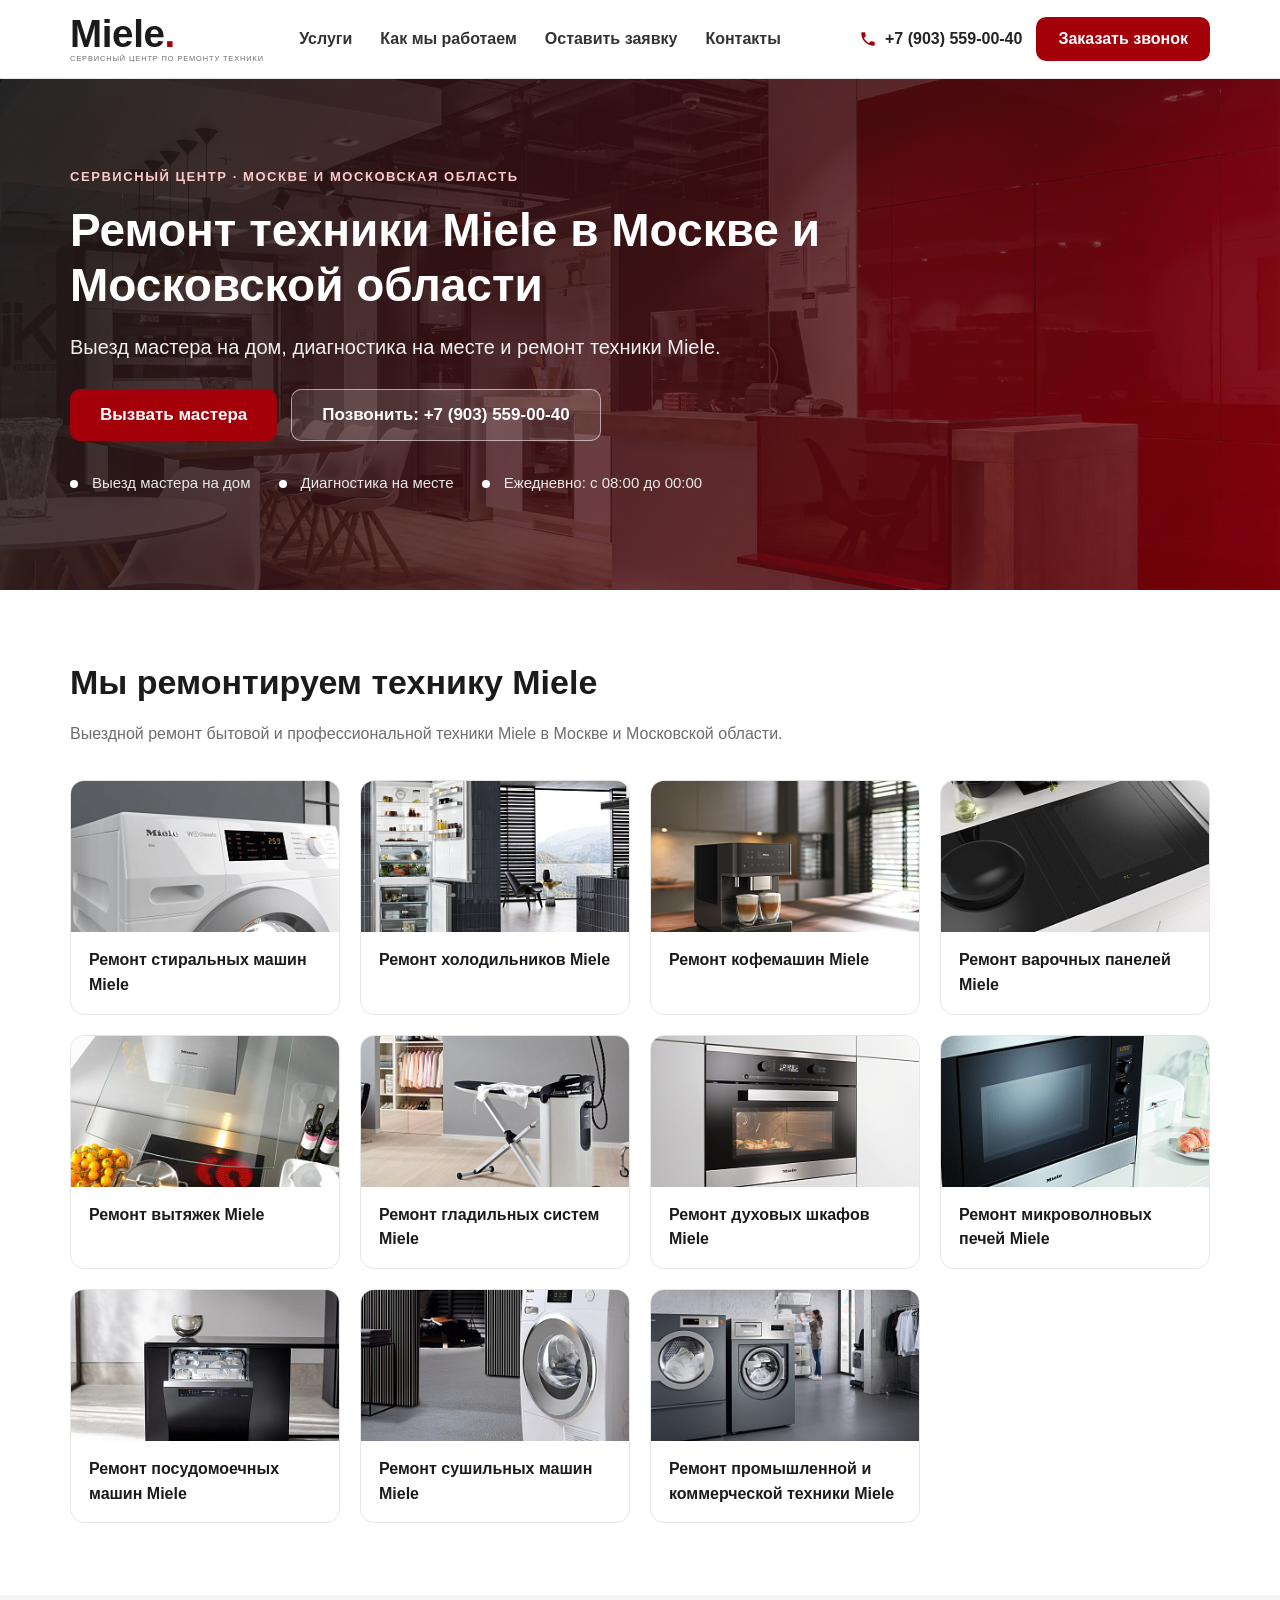
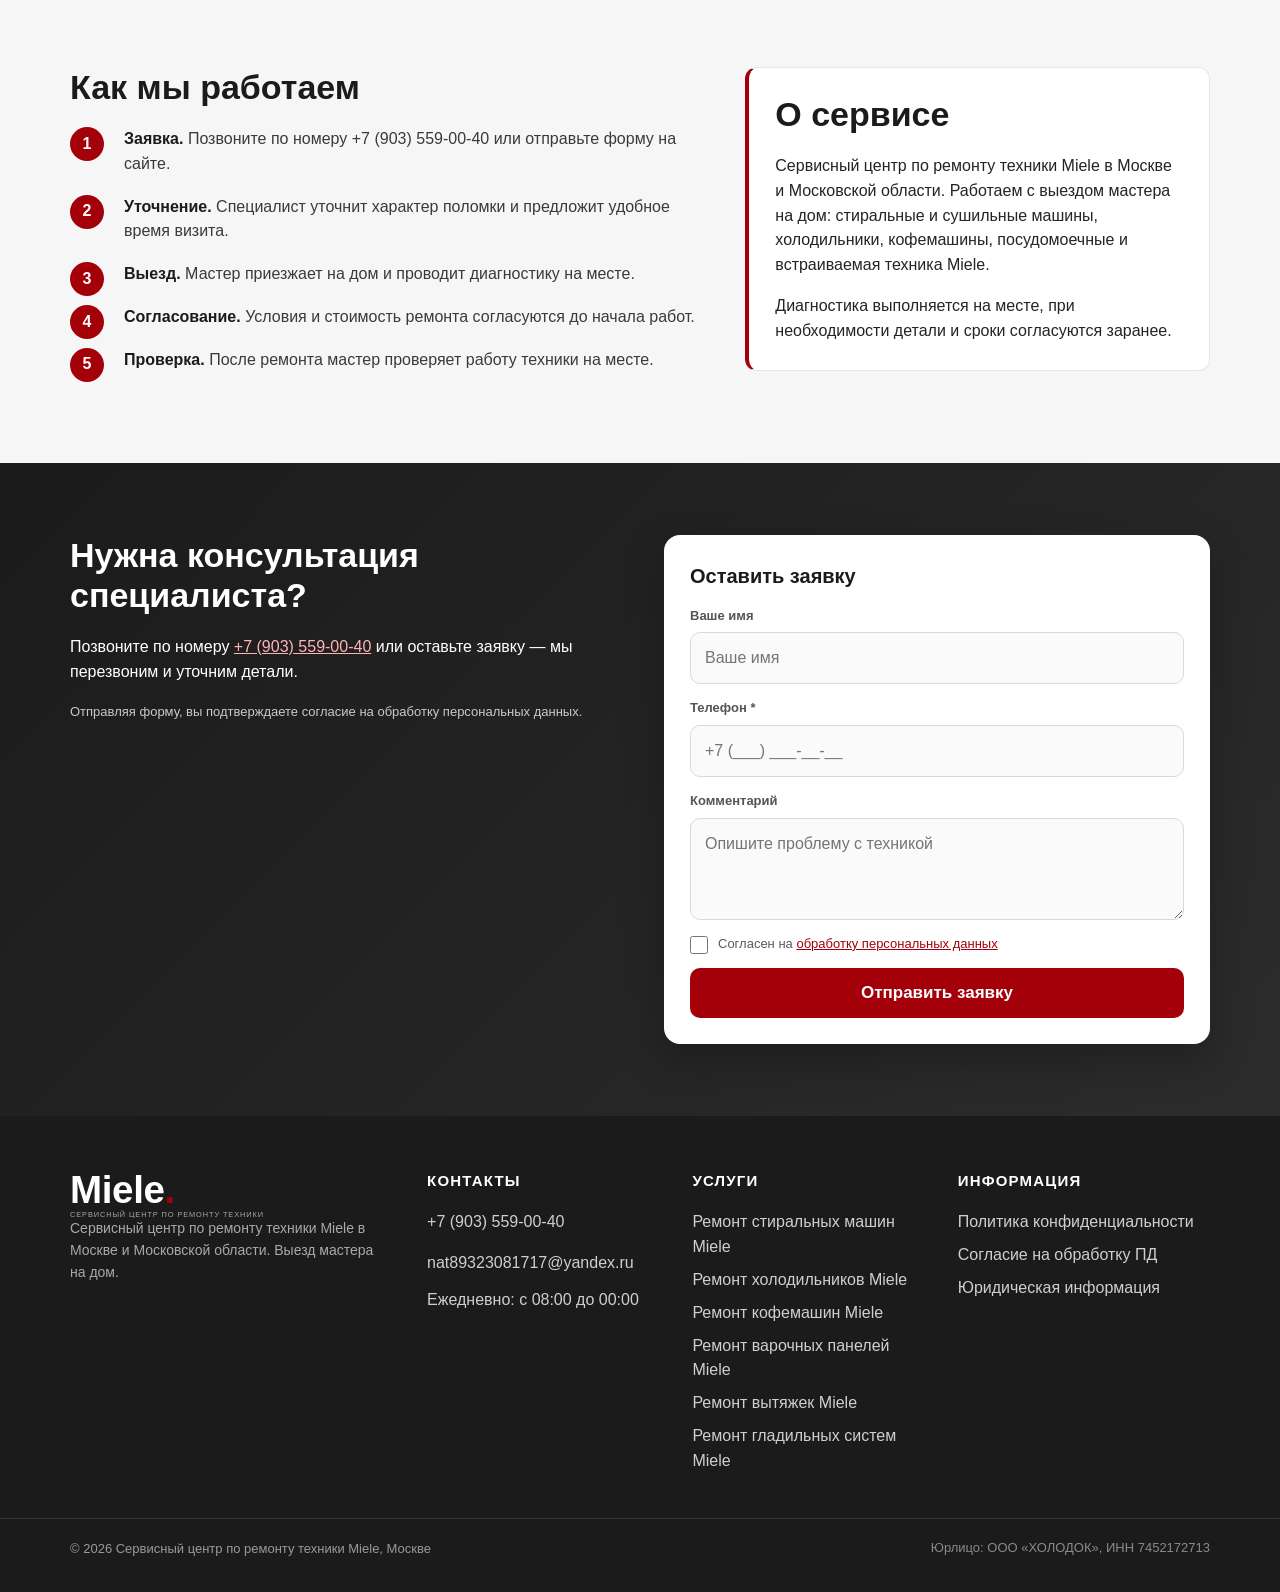
<file: docs/index.html>
<!DOCTYPE html>
<html lang="ru">
	<head>
<meta charset="utf-8">
		<meta name=viewport content="width=device-width, initial-scale=1.0">
		<meta name="format-detection" content="telephone=no">

		<title>Ремонт техники Miele в Москве и Московской области — выезд мастера на дом</title>
		<meta http-equiv="Content-Type" content="text/html; charset=UTF-8" />
<meta name="description" content="Сервисный центр по ремонту техники Miele в Москве и Московской области. Выезд мастера на дом, диагностика на месте, заявка по телефону +7 (903) 559-00-40.">
<!--[if lt IE 9]> 
			<script src="bitrix/templates/gvozdevsoft_master_s1/lib/html5shiv.min.js"></script> 
		<![endif]-->
										                																																																										
				<script>window.BX=window.BX||{message:function(){},ready:function(f){jQuery(f);}};</script><style>p.legal{color:#888;font-size:13px;margin:8px 0 0;line-height:1.4}@media (max-width:768px){html,body{overflow-x:hidden}footer #footer_top_main,footer #footer_bottom_main{max-width:100%;box-sizing:border-box;padding:0 12px}footer .kontakty,footer .company,footer .proekty,footer .dopmenu{width:100%;float:none;margin:0 0 12px}footer img[width]{max-width:100%;height:auto}}</style><link rel="canonical" href="https://www.miele-technika.ru/">
<meta name="robots" content="index,follow">
<meta name="theme-color" content="#a3000a">
<meta property="og:type" content="website">
<meta property="og:locale" content="ru_RU">
<meta property="og:site_name" content="Сервисный центр по ремонту техники Miele">
<meta property="og:title" content="Ремонт техники Miele в Москве и Московской области — выезд мастера на дом">
<meta property="og:description" content="Сервисный центр по ремонту техники Miele в Москве и Московской области. Выезд мастера на дом, диагностика на месте, заявка по телефону +7 (903) 559-00-40.">
<meta property="og:url" content="https://www.miele-technika.ru/">
<meta property="og:image" content="https://www.miele-technika.ru/assets/og-default.jpg">
<meta name="twitter:card" content="summary_large_image">
<meta name="twitter:title" content="Ремонт техники Miele в Москве и Московской области — выезд мастера на дом">
<meta name="twitter:description" content="Сервисный центр по ремонту техники Miele в Москве и Московской области. Выезд мастера на дом, диагностика на месте, заявка по телефону +7 (903) 559-00-40.">
<meta name="twitter:image" content="https://www.miele-technika.ru/assets/og-default.jpg">
<link rel="icon" type="image/png" href="favicon.png">
<script type="application/ld+json">{"@context": "https://schema.org", "@type": "LocalBusiness", "name": "ООО «ХОЛОДОК»", "url": "https://www.miele-technika.ru/", "telephone": "+79035590040", "email": "nat89323081717@yandex.ru", "areaServed": {"@type": "City", "name": "Москва"}, "description": "Сервисный центр по ремонту техники Miele в Москве и Московской области. Выезд мастера на дом, диагностика на месте, заявка по телефону +7 (903) 559-00-40.", "openingHours": "Mo-Su 08:00-00:00", "taxID": "7452172713"}</script>
<style id="fe-css">
*,
*::before,
*::after { box-sizing: border-box; }
html {
  scroll-behavior: smooth;
  scroll-padding-top: 86px;
  -webkit-text-size-adjust: 100%;
}
body {
  margin: 0;
  font-family: "Segoe UI", Inter, Arial, Helvetica, sans-serif;
  color: #242424;
  background: #fff;
  line-height: 1.55;
  text-rendering: optimizeLegibility;
}
button, a, input, textarea, select { -webkit-tap-highlight-color: transparent; }
.fe-reveal { opacity: 0; transform: translateY(14px); transition: opacity .55s ease, transform .55s ease; }
.fe-reveal.fe-visible { opacity: 1; transform: none; }
@media (prefers-reduced-motion: reduce) {
  html { scroll-behavior: auto; }
  *, *::before, *::after { animation-duration: .01ms !important; animation-iteration-count: 1 !important; transition-duration: .01ms !important; }
  .fe-reveal { opacity: 1; transform: none; }
}
img { max-width: 100%; height: auto; display: block; }
a { color: inherit; text-decoration: none; }
h1, h2, h3 { margin: 0 0 .55em; line-height: 1.2; color: #1b1b1b; }
p { margin: 0 0 1em; }
ul, ol { margin: 0; }

.fe-wrap { width: 100%; max-width: 1180px; margin: 0 auto; padding: 0 20px; }
.fe-sr { position: absolute; width: 1px; height: 1px; overflow: hidden; clip: rect(0 0 0 0); white-space: nowrap; }

/* ---------- РєРЅРѕРїРєРё ---------- */
.fe-btn {
  display: inline-flex; align-items: center; justify-content: center; gap: 8px;
  border: 0; cursor: pointer; font: inherit; font-weight: 600;
  padding: 12px 22px; border-radius: 10px;
  transition: background .22s ease, color .22s ease, box-shadow .22s ease, transform .22s ease;
  text-align: center; line-height: 1.2;
}
.fe-btn:hover { transform: translateY(-1px); box-shadow: 0 8px 18px rgba(0,0,0,.12); }
.fe-btn:active { transform: translateY(0); box-shadow: none; }
.fe-btn:focus-visible, .fe-nav a:focus-visible, .fe-burger:focus-visible, .fe-modal__x:focus-visible { outline: 3px solid rgba(163,0,10,.35); outline-offset: 3px; }
.fe-btn--accent { background: #a3000a; color: #fff; }
.fe-btn--accent:hover { background: #7a0008; }
.fe-btn--ghost { background: rgba(255,255,255,.12); color: #fff; border: 1px solid rgba(255,255,255,.55); }
.fe-btn--ghost:hover { background: rgba(255,255,255,.24); }
.fe-btn--lg { padding: 15px 30px; font-size: 17px; }

/* ---------- С€Р°РїРєР° ---------- */
.fe-header { position: sticky; top: 0; z-index: 60; background: #fff; border-bottom: 1px solid #e6e6e6; }
.fe-header__in { display: flex; align-items: center; gap: 16px; min-height: 78px; }
.fe-logo { flex: 0 0 auto; display: flex; align-items: center; }
.fe-logo img { height: 46px; width: auto !important; max-width: 210px; }
.fe-nav { display: flex; gap: 4px; margin-left: 6px; }
.fe-nav a { padding: 10px 12px; border-radius: 8px; font-weight: 600; color: #333; white-space: nowrap; }
.fe-nav a:hover { background: #f4f4f5; color: #a3000a; }
.fe-header__cta { display: flex; align-items: center; gap: 14px; margin-left: auto; }
.fe-phone { display: inline-flex; align-items: center; gap: 8px; font-weight: 700; white-space: nowrap; }
.fe-phone svg { width: 18px; height: 18px; fill: #a3000a; flex: 0 0 auto; }
.fe-phone:hover { color: #a3000a; }
.fe-burger {
  display: none; flex-direction: column; justify-content: center; gap: 4px;
  width: 44px; height: 44px; border: 1px solid #e6e6e6; border-radius: 10px; background: #fff; cursor: pointer;
}
.fe-burger span { display: block; width: 22px; height: 2px; margin: 0 auto; border-radius: 2px; background: #1b1b1b; }

/* ---------- РіРµСЂРѕР№ ---------- */
.fe-hero {
  position: relative; color: #fff; background-color: #1b1b1b;
  background-size: cover; background-position: center;
}
.fe-hero__in { padding: 88px 0 96px; max-width: 780px; }
.fe-hero__kicker { text-transform: uppercase; letter-spacing: .12em; font-size: 13px; font-weight: 700; color: #ffc9c9; margin-bottom: 16px; }
.fe-hero h1 { color: #fff; font-size: clamp(26px, 4vw, 46px); margin-bottom: 18px; }
.fe-hero__lead { font-size: clamp(16px, 1.8vw, 20px); color: #efefef; margin-bottom: 26px; }
.fe-hero__cta { display: flex; flex-wrap: wrap; gap: 14px; margin-bottom: 30px; }
.fe-hero__facts { display: flex; flex-wrap: wrap; gap: 10px 28px; list-style: none; padding: 0; font-size: 15px; color: #e9e9e9; }
.fe-hero__facts li { position: relative; padding-left: 22px; }
.fe-hero__facts li::before { content: ""; position: absolute; left: 0; top: 9px; width: 8px; height: 8px; border-radius: 50%; background: #fff; }

/* ---------- СЃРµРєС†РёРё ---------- */
.fe-sec { padding: 72px 0; }
.fe-sec--soft { background: #f6f6f7; }
.fe-sec h2 { font-size: clamp(22px, 3vw, 34px); }
.fe-sec__sub { color: #6d6d6d; max-width: 780px; }

/* ---------- РєР°СЂС‚РѕС‡РєРё СѓСЃР»СѓРі ---------- */
.fe-grid { display: grid; grid-template-columns: repeat(auto-fill, minmax(240px, 1fr)); gap: 20px; margin-top: 34px; }
.fe-card { display: flex; flex-direction: column; background: #fff; border: 1px solid #e6e6e6; border-radius: 14px; overflow: hidden; transition: transform .28s ease, box-shadow .28s ease, border-color .28s ease; }
.fe-card:hover { transform: translateY(-4px); box-shadow: 0 14px 30px rgba(0,0,0,.10); border-color: #dcdcdc; }
.fe-card__img img { transition: transform .45s ease; }
.fe-card:hover .fe-card__img img { transform: scale(1.035); }
.fe-card__img { display: block; aspect-ratio: 16 / 9; overflow: hidden; background: #ededed; }
.fe-card__img img { width: 100%; height: 100%; object-fit: cover; }
.fe-card__t { display: block; padding: 16px 18px; font-weight: 600; color: #1b1b1b; }
.fe-card:hover .fe-card__t { color: #a3000a; }

/* ---------- РґРІРµ РєРѕР»РѕРЅРєРё / С€Р°РіРё ---------- */
.fe-two { display: grid; grid-template-columns: 1.35fr 1fr; gap: 48px; align-items: start; }
.fe-steps { list-style: none; counter-reset: fe-step; padding: 0; }
.fe-steps li { counter-increment: fe-step; position: relative; padding: 0 0 18px 54px; color: #3a3a3a; }
.fe-steps li::before {
  content: counter(fe-step); position: absolute; left: 0; top: 0;
  width: 34px; height: 34px; border-radius: 50%; background: #a3000a; color: #fff;
  font-weight: 700; display: flex; align-items: center; justify-content: center;
}
.fe-steps b { color: #1b1b1b; }
.fe-note { background: #fff; border: 1px solid #e6e6e6; border-left: 4px solid #a3000a; border-radius: 12px; padding: 26px; }
.fe-note p:last-child { margin-bottom: 0; }

/* ---------- Р±Р»РѕРє СЃ С„РѕСЂРјРѕР№ ---------- */
.fe-formsec { background: linear-gradient(135deg, #1b1b1b 0%, #2c2c2c 100%); color: #fff; }
.fe-formsec h2 { color: #fff; }
.fe-formsec__in { display: grid; grid-template-columns: 1fr 1fr; gap: 48px; align-items: start; }
.fe-formsec__text a { color: #ffb3b3; text-decoration: underline; }
.fe-formsec__note { font-size: 13px; color: #c9c9c9; margin-top: 18px; }
.fe-form {
  display: flex; flex-direction: column; gap: 14px; color: #242424;
  background: #fff; border-radius: 16px; padding: 26px; box-shadow: 0 16px 40px rgba(0,0,0,.25);
}
.fe-form .title { font-size: 20px; font-weight: 700; color: #1b1b1b; }
.fe-field { display: flex; flex-direction: column; gap: 6px; }
.fe-field > span { font-size: 13px; font-weight: 600; color: #555; }
.fe-form input[type=text],
.fe-form input[type=tel],
.fe-form input[type=email],
.fe-form textarea {
  width: 100%; padding: 13px 14px; border: 1px solid #d9d9d9; border-radius: 10px;
  font: inherit; color: #1b1b1b; background: #fafafa; transition: border-color .15s, box-shadow .15s, background .15s;
}
.fe-form input:focus, .fe-form textarea:focus { outline: none; border-color: #a3000a; background: #fff; box-shadow: 0 0 0 3px rgba(163,0,10,.12); }
.fe-form textarea { resize: vertical; }
.fe-consent { display: flex; gap: 10px; align-items: flex-start; font-size: 13px; color: #5a5a5a; }
.fe-consent input { width: 18px; height: 18px; margin: 2px 0 0; flex: 0 0 auto; accent-color: #a3000a; }
.fe-consent a { color: #a3000a; text-decoration: underline; }
.fe-error { color: #b00020; font-size: 13px; }
.fe-error:empty { display: none; }
.thanks_form { color: #a3000a; font-weight: 700; padding: 12px 0; }

/* ---------- РїРѕРґРІР°Р» ---------- */
.fe-footer { background: #1b1b1b; color: #cfcfcf; padding-top: 56px; }
.fe-footer__top { display: grid; grid-template-columns: 1.4fr 1fr 1fr 1.1fr; gap: 36px; padding-bottom: 40px; }
.fe-footer__col h3 { color: #fff; font-size: 15px; text-transform: uppercase; letter-spacing: .08em; margin-bottom: 16px; }
.fe-footer__col a { display: block; padding: 4px 0; color: #cfcfcf; }
.fe-footer__col a:hover { color: #fff; }
.fe-footer__col p { margin: 0 0 8px; }
.fe-footer__about { color: #a9a9a9; font-size: 14px; margin-top: 16px; }
.fe-footer img { height: 46px; width: auto !important; max-width: 210px; }
.fe-footer__bottom { border-top: 1px solid #333; padding: 20px 0; font-size: 13px; color: #9a9a9a; }
.fe-footer__bottom .fe-wrap { display: flex; flex-wrap: wrap; gap: 8px 24px; justify-content: space-between; }
.fe-footer .legal { color: #8a8a8a; margin: 0; }

/* ---------- РјРѕРґР°Р»СЊРЅС‹Рµ РѕРєРЅР° ---------- */
.fe-modal { visibility: hidden; opacity: 0; pointer-events: none; position: fixed; inset: 0; z-index: 120; display: flex; align-items: center; justify-content: center; padding: 20px; transition: opacity .24s ease, visibility .24s ease; }
.fe-modal--open { visibility: visible; opacity: 1; pointer-events: auto; }
.fe-modal__ov { position: absolute; inset: 0; background: rgba(17,17,17,.66); }
.fe-modal__box { position: relative; z-index: 2; width: 100%; max-width: 440px; max-height: 92vh; overflow: auto; background: #fff; border-radius: 16px; padding: 26px; box-shadow: 0 24px 60px rgba(0,0,0,.35); transform: translateY(10px) scale(.985); transition: transform .24s ease; }
.fe-modal--open .fe-modal__box { transform: none; }
.fe-modal__x { position: absolute; top: 12px; right: 12px; width: 36px; height: 36px; border: 0; border-radius: 8px; background: #f2f2f2; color: #333; font-size: 22px; line-height: 1; cursor: pointer; }
.fe-modal__x:hover { background: #e6e6e6; }
.fe-modal__sub { color: #666; font-size: 14px; margin: -4px 0 4px; }
.fe-modal .fe-form { padding: 0; box-shadow: none; border-radius: 0; }
html.fe-no-scroll, body.fe-nav-open { overflow: hidden; }

/* ---------- Р°РґР°РїС‚РёРІ ---------- */
@media (max-width: 1024px) {
  .fe-two { grid-template-columns: 1fr; gap: 34px; }
  .fe-formsec__in { grid-template-columns: 1fr; gap: 34px; }
  .fe-footer__top { grid-template-columns: 1fr 1fr; gap: 28px; }
}
@media (max-width: 860px) {
  .fe-header__in { min-height: 66px; gap: 12px; }
  .fe-burger { display: inline-flex; }
  .fe-header__cta .fe-btn { display: none; }
  .fe-logo img { height: 38px; max-width: 170px; }
  .fe-nav {
    position: fixed; top: 66px; left: 0; right: 0; z-index: 55; margin: 0;
    flex-direction: column; gap: 0; padding: 8px 20px 16px; background: #fff;
    border-bottom: 1px solid #e6e6e6; box-shadow: 0 18px 30px rgba(0,0,0,.12);
    transform: translateY(-150%); transition: transform .22s ease;
  }
  body.fe-nav-open .fe-nav { transform: translateY(0); }
  .fe-nav a { padding: 14px 4px; border-bottom: 1px solid #f1f1f1; border-radius: 0; }
  .fe-hero__in { padding: 60px 0 66px; }
  .fe-sec { padding: 52px 0; }
  .fe-grid { grid-template-columns: repeat(auto-fill, minmax(200px, 1fr)); gap: 16px; margin-top: 26px; }
}
@media (max-width: 640px) {
  .fe-phone__num { display: none; }
  .fe-footer__top { grid-template-columns: 1fr; gap: 26px; }
  .fe-form { padding: 20px; }
}
</style>
</head>
	<body>
<header class="fe-header" id="header">
  <div class="fe-wrap fe-header__in">
    <a class="fe-logo" href="index.html" aria-label="На главную"><img style="width: 263px;" src="assets/logo.svg" alt="Логотип — ремонт техники Miele"></a>
    <nav class="fe-nav" id="fe-nav" aria-label="Основная навигация">
      <a href="#uslugi">Услуги</a>
      <a href="#process">Как мы работаем</a>
      <a href="#zayavka">Оставить заявку</a>
      <a href="#footer">Контакты</a>
    </nav>
    <div class="fe-header__cta">
      <a class="fe-phone" href="tel:+79035590040" aria-label="Позвонить +7 (903) 559-00-40"><svg viewBox="0 0 24 24" aria-hidden="true" focusable="false"><path d="M6.6 10.8c1.4 2.8 3.8 5.2 6.6 6.6l2.2-2.2c.3-.3.7-.4 1-.2 1.1.4 2.3.6 3.5.6.6 0 1 .4 1 1V20c0 .6-.4 1-1 1C10.6 21 3 13.4 3 4c0-.6.4-1 1-1h3.4c.6 0 1 .4 1 1 0 1.2.2 2.4.6 3.5.1.4 0 .8-.2 1z"/></svg><span class="fe-phone__num">+7 (903) 559-00-40</span></a>
      <button type="button" class="fe-btn fe-btn--accent" data-modal="#callback_popup">Заказать звонок</button>
      <button type="button" class="fe-burger" aria-label="Открыть меню" aria-expanded="false" aria-controls="fe-nav"><span></span><span></span><span></span></button>
    </div>
  </div>
</header>

<section class="fe-hero" style="background-image:linear-gradient(120deg, rgba(27,27,27,.88) 0%, rgba(122,0,8,.72) 100%), url('upload/iblock/fc8/isjf6p8998r27z04j6k8den1bsoiwo4y.png')">
  <div class="fe-wrap">
    <div class="fe-hero__in">
      <p class="fe-hero__kicker">Сервисный центр · Москве и Московская область</p>
      <h1>Ремонт техники Miele в Москве и Московской области</h1>
      <p class="fe-hero__lead">Выезд мастера на дом, диагностика на месте и ремонт техники Miele.</p>
      <div class="fe-hero__cta">
        <button type="button" class="fe-btn fe-btn--accent fe-btn--lg" data-modal="#zayavka_popup">Вызвать мастера</button>
        <a class="fe-btn fe-btn--ghost fe-btn--lg" href="tel:+79035590040">Позвонить: +7 (903) 559-00-40</a>
      </div>
      <ul class="fe-hero__facts">
        <li>Выезд мастера на дом</li>
        <li>Диагностика на месте</li>
        <li>Ежедневно: с 08:00 до 00:00</li>
      </ul>
    </div>
  </div>
</section>

<section class="fe-sec" id="uslugi">
  <div class="fe-wrap">
    <h2>Мы ремонтируем технику Miele</h2>
    <p class="fe-sec__sub">Выездной ремонт бытовой и профессиональной техники Miele в Москве и Московской области.</p>
    <div class="fe-grid">
<a class="fe-card" href="#zayavka"><span class="fe-card__img"><img loading="lazy" src="upload/resize_cache/iblock/995/382_170_2/1e2108wh816fh5ki2oxhud56ecuhjirg.jpg" alt="Ремонт стиральных машин Miele"></span><span class="fe-card__t">Ремонт стиральных машин Miele</span></a>
<a class="fe-card" href="#zayavka"><span class="fe-card__img"><img loading="lazy" src="upload/resize_cache/iblock/85b/382_170_2/cpdtqev131wod69hsk5kx8sqmadnng6x.jpg" alt="Ремонт холодильников Miele"></span><span class="fe-card__t">Ремонт холодильников Miele</span></a>
<a class="fe-card" href="#zayavka"><span class="fe-card__img"><img loading="lazy" src="upload/resize_cache/iblock/c1c/382_170_2/r72txlre3b32zcn7oti9ibu1xwcdterg.jpg" alt="Ремонт кофемашин Miele"></span><span class="fe-card__t">Ремонт кофемашин Miele</span></a>
<a class="fe-card" href="#zayavka"><span class="fe-card__img"><img loading="lazy" src="upload/resize_cache/iblock/229/382_170_2/lqrvpi4om9beqof5bh7h19ug3qanwweg.jpg" alt="Ремонт варочных панелей Miele"></span><span class="fe-card__t">Ремонт варочных панелей Miele</span></a>
<a class="fe-card" href="#zayavka"><span class="fe-card__img"><img loading="lazy" src="upload/resize_cache/iblock/abe/382_170_2/1wgrywutley4t5nl5fukra2z1hyrbs7m.jpg" alt="Ремонт вытяжек Miele"></span><span class="fe-card__t">Ремонт вытяжек Miele</span></a>
<a class="fe-card" href="#zayavka"><span class="fe-card__img"><img loading="lazy" src="upload/resize_cache/iblock/4d7/382_170_2/zb3eaznu03rfnrxyaux7utk40uqgsfm4.jpeg" alt="Ремонт гладильных систем Miele"></span><span class="fe-card__t">Ремонт гладильных систем Miele</span></a>
<a class="fe-card" href="#zayavka"><span class="fe-card__img"><img loading="lazy" src="upload/resize_cache/iblock/ba6/382_170_2/xqfg513lj5arz37l17ogv7v0zmv7jxrc.png" alt="Ремонт духовых шкафов Miele"></span><span class="fe-card__t">Ремонт духовых шкафов Miele</span></a>
<a class="fe-card" href="#zayavka"><span class="fe-card__img"><img loading="lazy" src="upload/resize_cache/iblock/387/382_170_2/ea3blplsauhx9dr649i73h5fwfrzoox1.jpg" alt="Ремонт микроволновых печей Miele"></span><span class="fe-card__t">Ремонт микроволновых печей Miele</span></a>
<a class="fe-card" href="#zayavka"><span class="fe-card__img"><img loading="lazy" src="upload/resize_cache/iblock/d74/382_170_2/i855wtns99slty7jc96zv3u3ljjss7rl.jpeg" alt="Ремонт посудомоечных машин Miele"></span><span class="fe-card__t">Ремонт посудомоечных машин Miele</span></a>
<a class="fe-card" href="#zayavka"><span class="fe-card__img"><img loading="lazy" src="upload/resize_cache/iblock/5b7/382_170_2/ezl2ndez9u4n6ya3z6j4v65hj5ezhgd0.jpeg" alt="Ремонт сушильных машин Miele"></span><span class="fe-card__t">Ремонт сушильных машин Miele</span></a>
<a class="fe-card" href="#zayavka"><span class="fe-card__img"><img loading="lazy" src="upload/resize_cache/iblock/dc6/382_170_2/lzzb2863ux23uwf43gghxbmvi8gi0z22.jpeg" alt="Ремонт промышленной и коммерческой техники Miele"></span><span class="fe-card__t">Ремонт промышленной и коммерческой техники Miele</span></a>
    </div>
  </div>
</section>

<section class="fe-sec fe-sec--soft" id="process">
  <div class="fe-wrap fe-two">
    <div>
      <h2>Как мы работаем</h2>
      <ol class="fe-steps">
        <li><b>Заявка.</b> Позвоните по номеру <a href="tel:+79035590040">+7 (903) 559-00-40</a> или отправьте форму на сайте.</li>
        <li><b>Уточнение.</b> Специалист уточнит характер поломки и предложит удобное время визита.</li>
        <li><b>Выезд.</b> Мастер приезжает на дом и проводит диагностику на месте.</li>
        <li><b>Согласование.</b> Условия и стоимость ремонта согласуются до начала работ.</li>
        <li><b>Проверка.</b> После ремонта мастер проверяет работу техники на месте.</li>
      </ol>
    </div>
    <div class="fe-note">
      <h2>О сервисе</h2>
      <p>Сервисный центр по ремонту техники Miele в Москве и Московской области. Работаем с выездом мастера на дом: стиральные и сушильные машины, холодильники, кофемашины, посудомоечные и встраиваемая техника Miele.</p>
      <p>Диагностика выполняется на месте, при необходимости детали и сроки согласуются заранее.</p>
    </div>
  </div>
</section>

<section class="fe-sec fe-formsec" id="zayavka">
  <div class="fe-wrap fe-formsec__in">
    <div class="fe-formsec__text">
      <h2>Нужна консультация специалиста?</h2>
      <p>Позвоните по номеру <a href="tel:+79035590040">+7 (903) 559-00-40</a> или оставьте заявку — мы перезвоним и уточним детали.</p>
      <p class="fe-formsec__note">Отправляя форму, вы подтверждаете согласие на обработку персональных данных.</p>
    </div>
    <form id="form_vopros_expert" class="feedback fe-form" method="post">
      <div class="title">Оставить заявку</div>
      <label class="fe-field"><span>Ваше имя</span><input type="text" name="form_name" placeholder="Ваше имя" maxlength="50" autocomplete="name"></label>
      <label class="fe-field"><span>Телефон *</span><input type="tel" name="form_phone" class="inputmask" placeholder="+7 (___) ___-__-__" required autocomplete="tel"></label>
      <label class="fe-field"><span>Комментарий</span><textarea name="form_message" rows="3" maxlength="500" placeholder="Опишите проблему с техникой"></textarea></label>
      <label class="fe-consent"><input type="checkbox" id="garant_ch_expert" name="consent" value="1" required><span>Согласен на <a href="politika.html" target="_blank" rel="noopener">обработку персональных данных</a></span></label>
      <div id="garant_error_expert" class="fe-error" role="alert"></div>
      <button type="submit" class="fe-btn fe-btn--accent fe-btn--lg">Отправить заявку</button>
    </form>
  </div>
</section>

<footer class="fe-footer" id="footer">
  <div class="fe-wrap fe-footer__top">
    <div class="fe-footer__col">
      <img style="width: 202px;" src="assets/logo-footer.svg" alt="Логотип — ремонт техники Miele">
      <p class="fe-footer__about">Сервисный центр по ремонту техники Miele в Москве и Московской области. Выезд мастера на дом.</p>
    </div>
    <div class="fe-footer__col">
      <h3>Контакты</h3>
      <p><a href="tel:+79035590040">+7 (903) 559-00-40</a></p>
      <p><a href="mailto:nat89323081717@yandex.ru">nat89323081717@yandex.ru</a></p>
      <p>Ежедневно: с 08:00 до 00:00</p>
    </div>
    <div class="fe-footer__col">
      <h3>Услуги</h3>
      <nav><a href="#uslugi">Ремонт стиральных машин Miele</a>
<a href="#uslugi">Ремонт холодильников Miele</a>
<a href="#uslugi">Ремонт кофемашин Miele</a>
<a href="#uslugi">Ремонт варочных панелей Miele</a>
<a href="#uslugi">Ремонт вытяжек Miele</a>
<a href="#uslugi">Ремонт гладильных систем Miele</a></nav>
    </div>
    <div class="fe-footer__col">
      <h3>Информация</h3>
      <nav>
        <a href="politika.html">Политика конфиденциальности</a>
        <a href="soglasie.html">Согласие на обработку ПД</a>
        <a href="requisites.html">Юридическая информация</a>
      </nav>
    </div>
  </div>
  <div class="fe-footer__bottom">
    <div class="fe-wrap">
      <p>© 2026 Сервисный центр по ремонту техники Miele, Москве</p>
      <p class="legal">Юрлицо: ООО «ХОЛОДОК», ИНН 7452172713</p>
    </div>
  </div>
</footer>

<div class="fe-modal" id="callback_popup" hidden>
  <div class="fe-modal__ov" data-close></div>
  <div class="fe-modal__box" role="dialog" aria-modal="true" aria-labelledby="fe-cb-title">
    <button type="button" class="fe-modal__x" data-close aria-label="Закрыть">×</button>
    <form id="form_callback_popup" class="feedback fe-form" method="post">
      <div class="title" id="fe-cb-title">Обратный звонок</div>
      <p class="fe-modal__sub">Укажите телефон — перезвоним и уточним детали.</p>
      <label class="fe-field"><span>Ваше имя</span><input type="text" name="form_name" placeholder="Ваше имя" maxlength="50" autocomplete="name"></label>
      <label class="fe-field"><span>Телефон *</span><input type="tel" name="form_phone" class="inputmask" placeholder="+7 (___) ___-__-__" required autocomplete="tel"></label>
      <label class="fe-consent"><input type="checkbox" id="garant_ch_callback" name="consent" value="1" required><span>Согласен на <a href="politika.html" target="_blank" rel="noopener">обработку персональных данных</a></span></label>
      <div id="garant_error_callback" class="fe-error" role="alert"></div>
      <button type="submit" class="fe-btn fe-btn--accent fe-btn--lg">Перезвоните мне</button>
    </form>
  </div>
</div>

<div class="fe-modal" id="zayavka_popup" hidden>
  <div class="fe-modal__ov" data-close></div>
  <div class="fe-modal__box" role="dialog" aria-modal="true" aria-labelledby="fe-za-title">
    <button type="button" class="fe-modal__x" data-close aria-label="Закрыть">×</button>
    <form id="form_zayvka_popup" class="feedback fe-form" method="post">
      <div class="title" id="fe-za-title">Заявка на ремонт</div>
      <label class="fe-field"><span>Ваше имя</span><input type="text" name="form_name" placeholder="Ваше имя" maxlength="50" autocomplete="name"></label>
      <label class="fe-field"><span>Телефон *</span><input type="tel" name="form_phone" class="inputmask" placeholder="+7 (___) ___-__-__" required autocomplete="tel"></label>
      <label class="fe-field"><span>Комментарий</span><textarea name="form_message" rows="3" maxlength="500" placeholder="Опишите проблему с техникой"></textarea></label>
      <label class="fe-consent"><input type="checkbox" id="garant_ch_zayvka" name="consent" value="1" required><span>Согласен на <a href="politika.html" target="_blank" rel="noopener">обработку персональных данных</a></span></label>
      <div id="garant_error_zayavka" class="fe-error" role="alert"></div>
      <button type="submit" class="fe-btn fe-btn--accent fe-btn--lg">Отправить заявку</button>
    </form>
  </div>
</div>
<script src="bitrix/templates/gvozdevsoft_master_s1/lib/jquery-1.11.0.min.js"></script>
<script src="bitrix/templates/gvozdevsoft_master_s1/lib/inputmask/jquery.inputmask.js"></script>
<script>
window.SITE_LEADS = {"mode": "supabase", "sb": {"url": "https://wedeflvoryfdkzuodgzg.supabase.co", "key": "sb_publishable_6MB90Z-Ms5wFxAMtRMPa2w_6-ce8Qov"}, "site": "mielecentr", "phone": "+7 (903) 559-00-40"};
/* Public forms client. Single channel: Supabase REST insert (anon key,
   insert-only RLS). The Telegram notification is sent SERVER-SIDE by a
   database trigger (pg_net) — the browser holds no secrets at all. */
(function () {
  'use strict';
  var cfg = window.SITE_LEADS || {};

  function field(form, selector) {
    var el = form.querySelector(selector);
    return el ? String(el.value || '').trim() : '';
  }
  function status(form, text, success) {
    var el = form.querySelector('[data-lead-status]');
    if (!el) {
      el = document.createElement('div'); el.dataset.leadStatus = '1';
      el.setAttribute('role', 'status'); el.setAttribute('aria-live', 'polite');
      el.style.cssText = 'padding:12px 0;font-size:15px;line-height:1.5;white-space:normal';
      form.appendChild(el);
    }
    el.className = success ? 'thanks_form' : 'lead-error';
    el.style.color = success ? '#15723d' : '#b42318'; el.textContent = text;
  }
  function eligible(form) {
    return form.matches('form.feedback') || !!form.querySelector('[name="your-tel"]');
  }
  function prepare() {
    document.querySelectorAll('form').forEach(function (form) {
      if (!eligible(form) || form.dataset.leadPrepared) return;
      form.dataset.leadPrepared = '1';
      var phone = form.querySelector('[name="form_phone"], [name="your-tel"]');
      if (phone) { phone.required = true; phone.setAttribute('autocomplete', 'tel'); phone.setAttribute('inputmode', 'tel'); }
      var checks = form.querySelectorAll('input[type="checkbox"]');
      checks.forEach(function (check) { check.required = true; check.checked = false; });
      if (!checks.length) {
        var label = document.createElement('label');
        label.style.cssText = 'display:flex;align-items:flex-start;gap:8px;font-size:13px;line-height:1.5;margin:14px 0';
        var check = document.createElement('input'); check.type = 'checkbox'; check.name = 'consent'; check.required = true;
        check.style.cssText = 'width:18px;height:18px;flex:none;appearance:auto';
        label.appendChild(check);
        var text = document.createElement('span'); text.appendChild(document.createTextNode('Согласен на '));
        var link = document.createElement('a'); link.href = 'politika.html'; link.target = '_blank'; link.rel = 'noopener';
        link.textContent = 'обработку персональных данных'; text.appendChild(link); label.appendChild(text);
        form.appendChild(label);
      }
      var trap = document.createElement('input');
      trap.type = 'text'; trap.name = 'website'; trap.tabIndex = -1; trap.autocomplete = 'off';
      trap.setAttribute('aria-hidden', 'true');
      trap.style.cssText = 'position:absolute;left:-10000px;width:1px;height:1px;opacity:0';
      form.appendChild(trap);
    });
  }

  /* Единственный канал: вставка в общее хранилище заявок. Тег сайта идёт в
     utm. Уведомление в Telegram отправит триггер базы — отсюда токена нет. */
  function sendSB(d) {
    var sb = cfg.sb || {};
    if (!sb.url || !sb.key) return Promise.resolve(0);
    return fetch(sb.url + '/rest/v1/leads', {
      method: 'POST',
      headers: { apikey: sb.key, Authorization: 'Bearer ' + sb.key,
                 'Content-Type': 'application/json', Prefer: 'return=minimal' },
      body: JSON.stringify({ name: d.name, phone: d.phone, message: d.message,
                             source: d.source, page: d.page, status: 'new',
                             utm: cfg.site || '' })
    }).then(function (r) { return r.ok ? 1 : 0; }).catch(function () { return 0; });
  }

  document.addEventListener('submit', async function (event) {
    var form = event.target;
    if (!eligible(form)) return;
    event.preventDefault(); event.stopImmediatePropagation();
    if (form.dataset.leadBusy === '1' || form.dataset.leadDone === '1') return;
    if (!form.reportValidity()) return;
    var consent = Array.from(form.querySelectorAll('input[type="checkbox"]'));
    if (!consent.length || consent.some(function (check) { return !check.checked; })) {
      status(form, 'Подтвердите согласие на обработку персональных данных.', false); return;
    }
    var phone = field(form, '[name="form_phone"], [name="your-tel"]');
    var digits = phone.replace(/\D/g, '');
    if (digits.length !== 11 || !/^[78]/.test(digits)) {
      status(form, 'Введите телефон полностью: +7 и ещё 10 цифр.', false); return;
    }
    if (field(form, '[name="website"]')) return;   // honeypot
    var titleEl = form.querySelector('.title');
    var title = field(form, '[name="title"]') || (titleEl ? titleEl.textContent.trim() : '') || 'Заявка с сайта';
    if (!form._leadPayload) {
      var extras = [field(form, '[name="select"]'), field(form, '[name="promo"]')].filter(Boolean);
      form._leadPayload = {
        name: field(form, '[name="form_name"], [name="your-name"]'),
        phone: '+7' + digits.slice(1),
        message: [field(form, '[name="form_message"], [name="your-textarea"]')].concat(extras).filter(Boolean).join('\n').slice(0, 2000),
        source: title.slice(0, 120), page: (location.origin + location.pathname).slice(0, 500)
      };
    }
    var buttons = Array.from(form.querySelectorAll('button[type="submit"], input[type="submit"], button:not([type])'));
    buttons.forEach(function (button) { button.disabled = true; });
    form.dataset.leadBusy = '1'; form.setAttribute('aria-busy', 'true');
    status(form, 'Отправляем заявку…', false);
    try {
      var ok = await sendSB(form._leadPayload);
      if (!ok) throw new Error('failed');
      form.dataset.leadDone = '1';
      status(form, 'Спасибо! Заявка отправлена. Мы свяжемся с вами.', true);
      form.querySelectorAll('input, textarea, select').forEach(function (el) { el.disabled = true; });
    } catch (error) {
      status(form, 'Не удалось отправить. Попробуйте ещё раз или позвоните: ' + (cfg.phone || ''), false);
    } finally {
      form.dataset.leadBusy = '0'; form.removeAttribute('aria-busy');
      if (form.dataset.leadDone !== '1') buttons.forEach(function (button) { button.disabled = false; });
    }
  }, true);
  if (document.readyState === 'loading') document.addEventListener('DOMContentLoaded', prepare);
  else prepare();
})();
</script>
<script>

(function () {
  var body = document.body;

  /* мягкое появление секций без обязательной зависимости от JS */
  var reveal = document.querySelectorAll('.fe-sec, .fe-footer');
  if (window.IntersectionObserver && !window.matchMedia('(prefers-reduced-motion: reduce)').matches) {
    for (var r = 0; r < reveal.length; r++) reveal[r].classList.add('fe-reveal');
    var observer = new IntersectionObserver(function (entries, obs) {
      for (var i = 0; i < entries.length; i++) if (entries[i].isIntersecting) {
        entries[i].target.classList.add('fe-visible'); obs.unobserve(entries[i].target);
      }
    }, { threshold: .08 });
    for (var j = 0; j < reveal.length; j++) observer.observe(reveal[j]);
  }

  /* РјРѕР±РёР»СЊРЅРѕРµ РјРµРЅСЋ */
  var burger = document.querySelector('.fe-burger');
  var nav = document.getElementById('fe-nav');
  function closeNav() { body.classList.remove('fe-nav-open'); if (burger) burger.setAttribute('aria-expanded', 'false'); }
  if (burger && nav) {
    burger.addEventListener('click', function () {
      var open = body.classList.toggle('fe-nav-open');
      burger.setAttribute('aria-expanded', open ? 'true' : 'false');
    });
    nav.addEventListener('click', function (e) { if (e.target && e.target.tagName === 'A') closeNav(); });
  }

  /* РјРѕРґР°Р»СЊРЅС‹Рµ РѕРєРЅР° */
  function closeModal(m) {
    if (!m) return;
    m.classList.remove('fe-modal--open');
    m.setAttribute('hidden', '');
    document.documentElement.classList.remove('fe-no-scroll');
  }
  function openModal(sel) {
    var m = document.querySelector(sel);
    if (!m) return;
    m.removeAttribute('hidden');
    m.classList.add('fe-modal--open');
    document.documentElement.classList.add('fe-no-scroll');
    var first = m.querySelector('input, textarea, button');
    if (first) setTimeout(function () { try { first.focus(); } catch (e) {} }, 40);
  }
  document.addEventListener('click', function (e) {
    var t = e.target;
    if (!t || !t.closest) return;
    var open = t.closest('[data-modal]');
    if (open) { e.preventDefault(); openModal(open.getAttribute('data-modal')); return; }
    var close = t.closest('[data-close]');
    if (close) { e.preventDefault(); closeModal(close.closest('.fe-modal')); }
  });
  document.addEventListener('keydown', function (e) {
    if (e.key === 'Escape') {
      var list = document.querySelectorAll('.fe-modal--open');
      for (var i = 0; i < list.length; i++) closeModal(list[i]);
    }
  });

  /* Р°РІС‚РѕР·Р°РєСЂС‹С‚РёРµ РјРѕРґР°Р»РєРё РїРѕСЃР»Рµ СѓСЃРїРµС€РЅРѕР№ РѕС‚РїСЂР°РІРєРё */
  var forms = document.querySelectorAll('.fe-modal form');
  for (var i = 0; i < forms.length; i++) {
    (function (f) {
      var t = f.querySelector('.title');
      if (!t || !window.MutationObserver) return;
      new MutationObserver(function () {
        if (f.querySelector('.thanks_form')) {
          setTimeout(function () { closeModal(f.closest('.fe-modal')); }, 1800);
        }
      }).observe(t, { childList: true, subtree: true });
    })(forms[i]);
  }
})();

</script>
</body>
</html>
</file>
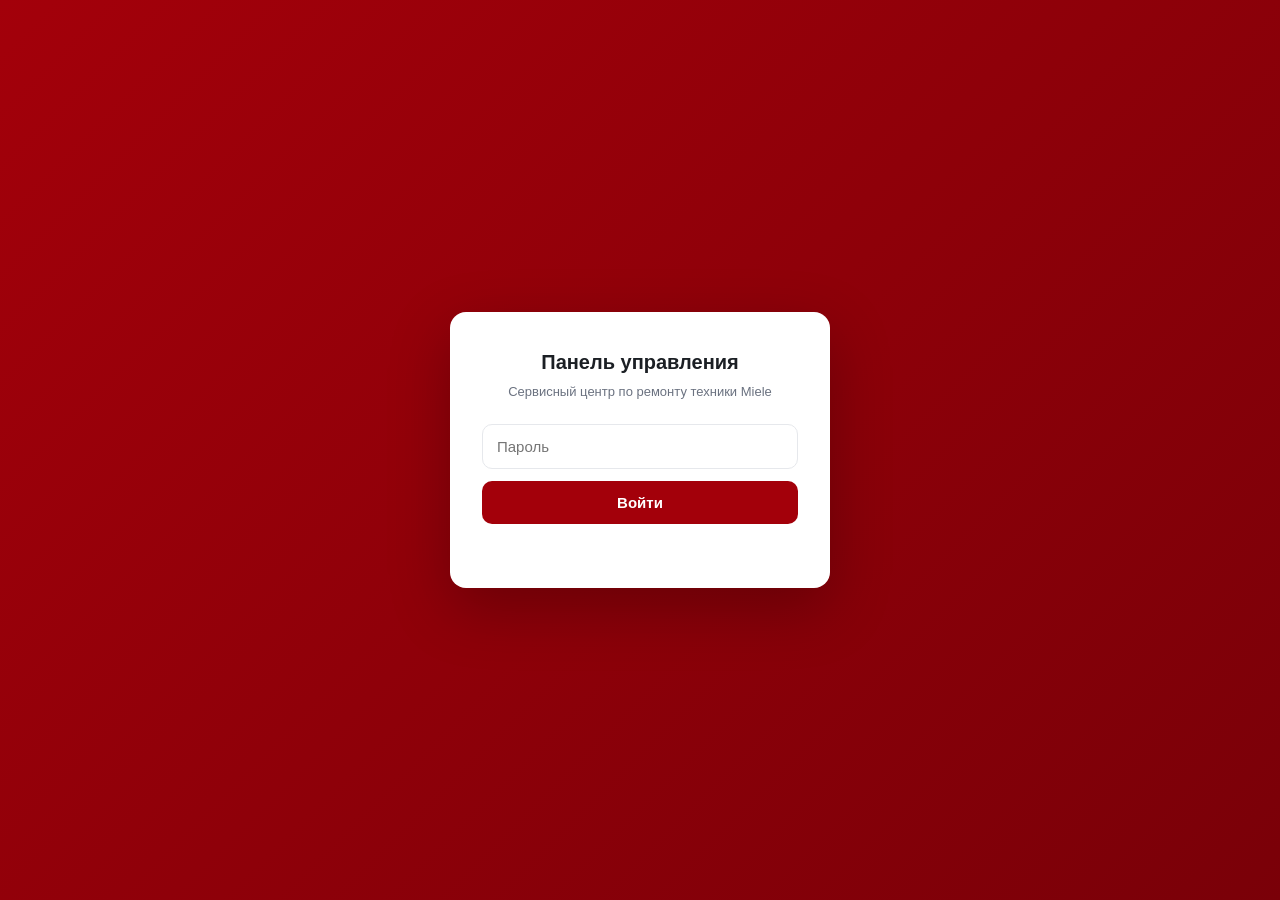
<file: docs/admin/index.html>
<!doctype html>
<html lang="ru">
<head>
<meta charset="utf-8">
<meta name="viewport" content="width=device-width,initial-scale=1">
<title>Панель управления — Сервисный центр по ремонту техники Miele</title>
<meta name="robots" content="noindex,nofollow">
<link rel="icon" href="../favicon.png">
<style>
:root{
  --a:#a3000a; --ad:#7a0008;
  --bg:#f4f5f7; --card:#fff; --line:#e6e8ec; --txt:#1b1f24; --mut:#6b7280;
  --ok:#0f9d58; --warn:#e08b00; --bad:#c62828; --info:#2563eb;
  --sh:0 1px 2px rgba(16,24,40,.06),0 8px 24px rgba(16,24,40,.06);
}
*{box-sizing:border-box}
html,body{margin:0;padding:0}
body{background:var(--bg);color:var(--txt);font:15px/1.45 -apple-system,BlinkMacSystemFont,"Segoe UI",Roboto,Arial,sans-serif}
a{color:var(--a)}
button{font-family:inherit}
.hide{display:none !important}

/* ---------- вход ---------- */
#login{position:fixed;inset:0;background:linear-gradient(135deg,var(--a) 0%,var(--ad) 100%);
  display:flex;align-items:center;justify-content:center;padding:20px;z-index:50}
#login .box{background:#fff;border-radius:16px;padding:36px 32px;width:100%;max-width:380px;
  box-shadow:0 20px 60px rgba(0,0,0,.25);text-align:center}
#login h1{margin:0 0 6px;font-size:20px}
#login p.sub{margin:0 0 22px;color:var(--mut);font-size:13px}
#login input{width:100%;padding:13px 14px;border:1px solid var(--line);border-radius:10px;font-size:15px;outline:none;margin-bottom:12px}
#login input:focus{border-color:var(--a)}
#login .btn{width:100%;padding:13px;border:0;border-radius:10px;background:var(--a);color:#fff;font-weight:700;font-size:15px;cursor:pointer}
#login .btn:hover{background:var(--ad)}
#login .err{color:var(--bad);font-size:13px;margin-top:10px;min-height:18px}

/* ---------- каркас ---------- */
#app{display:flex;min-height:100vh}
.side{width:246px;flex:0 0 246px;background:#fff;border-right:1px solid var(--line);
  display:flex;flex-direction:column;position:sticky;top:0;height:100vh}
.side .brand{padding:20px 20px 16px;border-bottom:1px solid var(--line)}
.side .brand .lg{display:inline-block;background:var(--a);color:#fff;font-weight:800;
  border-radius:9px;padding:7px 11px;font-size:14px;line-height:1.25}
.side .brand .sm{display:block;color:var(--mut);font-size:12px;margin-top:8px}
.side nav{padding:12px 10px;flex:1;overflow:auto}
.side nav a{display:flex;align-items:center;gap:10px;padding:10px 12px;border-radius:9px;
  color:var(--txt);text-decoration:none;font-weight:600;font-size:14px;margin-bottom:2px}
.side nav a:hover{background:#f3f4f6}
.side nav a.on{background:var(--a);color:#fff}
.side nav a .cnt{margin-left:auto;background:rgba(0,0,0,.08);border-radius:20px;padding:1px 8px;font-size:12px}
.side nav a.on .cnt{background:rgba(255,255,255,.25)}
.side .foot{padding:14px 18px;border-top:1px solid var(--line);font-size:12px;color:var(--mut)}
.side .foot .dot{display:inline-block;width:8px;height:8px;border-radius:50%;background:var(--ok);margin-right:6px}
.side .foot .dot.off{background:var(--warn)}
main{flex:1;min-width:0;padding:0 0 40px}

/* ---------- шапка ---------- */
.top{position:sticky;top:0;z-index:20;background:#fff;border-bottom:1px solid var(--line);
  padding:14px 24px;display:flex;align-items:center;gap:12px;flex-wrap:wrap}
.top h2{margin:0;font-size:19px;flex:0 0 auto}
.top .sp{flex:1}
.top .grow{flex:1;min-width:180px}
input.f,select.f{padding:9px 12px;border:1px solid var(--line);border-radius:9px;font-size:14px;background:#fff;outline:none;color:var(--txt)}
input.f:focus,select.f:focus{border-color:var(--a)}
.btn{padding:9px 15px;border:1px solid var(--line);background:#fff;border-radius:9px;cursor:pointer;
  font-size:14px;font-weight:600;color:var(--txt);white-space:nowrap}
.btn:hover{background:#f3f4f6}
.btn.pri{background:var(--a);border-color:var(--a);color:#fff}
.btn.pri:hover{background:var(--ad)}
.btn.sm{padding:5px 10px;font-size:13px;border-radius:7px}
.btn.dgr{color:var(--bad);border-color:#f3c9c9}
.btn.dgr:hover{background:#fdecec}

/* ---------- карточки ---------- */
.wrap{padding:20px 24px}
.cards{display:grid;grid-template-columns:repeat(auto-fit,minmax(160px,1fr));gap:14px;margin-bottom:18px}
.card{background:var(--card);border:1px solid var(--line);border-radius:13px;padding:16px 18px;box-shadow:var(--sh)}
.card .k{color:var(--mut);font-size:12px;text-transform:uppercase;letter-spacing:.4px}
.card .v{font-size:28px;font-weight:800;margin-top:6px;line-height:1}
.card.a .v{color:var(--a)} .card.n .v{color:var(--info)} .card.w .v{color:var(--warn)} .card.d .v{color:var(--ok)}

.panel{background:var(--card);border:1px solid var(--line);border-radius:13px;box-shadow:var(--sh);overflow:hidden}
.panel .ph{padding:14px 18px;border-bottom:1px solid var(--line);display:flex;align-items:center;gap:10px;flex-wrap:wrap}
.panel .ph h3{margin:0;font-size:15px}
.chips{display:flex;gap:6px;flex-wrap:wrap}
.chip{padding:6px 13px;border:1px solid var(--line);border-radius:20px;background:#fff;cursor:pointer;font-size:13px;font-weight:600;color:var(--mut)}
.chip.on{background:var(--a);border-color:var(--a);color:#fff}

/* ---------- таблица ---------- */
.tw{overflow:auto}
table{width:100%;border-collapse:collapse;font-size:14px}
th{text-align:left;padding:11px 14px;background:#fafbfc;border-bottom:1px solid var(--line);
  font-size:12px;text-transform:uppercase;letter-spacing:.4px;color:var(--mut);white-space:nowrap}
td{padding:11px 14px;border-bottom:1px solid #f1f2f4;vertical-align:top}
tr:hover td{background:#fcfcfd}
td.dt{white-space:nowrap;color:var(--mut);font-size:13px}
td.ph b{font-weight:700}
.msg{max-width:320px;color:var(--mut);font-size:13px;overflow:hidden;text-overflow:ellipsis;display:-webkit-box;-webkit-line-clamp:2;-webkit-box-orient:vertical}
.tag{display:inline-block;padding:2px 9px;border-radius:20px;font-size:12px;font-weight:700;background:#eef2f7;color:#334155}
.st{display:inline-block;padding:3px 10px;border-radius:20px;font-size:12px;font-weight:700;cursor:pointer;border:1px solid transparent}
.st.new{background:#e8f0fe;color:#1a4bd8} .st.work{background:#fff4e0;color:#a35b00}
.st.done{background:#e6f6ec;color:#0b7a45} .st.cancel{background:#fdeaea;color:#b02020}
.acts{white-space:nowrap;text-align:right}
.empty{padding:48px 20px;text-align:center;color:var(--mut)}
.empty b{display:block;font-size:16px;color:var(--txt);margin-bottom:6px}

/* ---------- боковая панель заявки ---------- */
#shade{position:fixed;inset:0;background:rgba(16,24,40,.45);z-index:40;display:none}
#shade.on{display:block}
.drawer{position:fixed;top:0;right:0;bottom:0;width:440px;max-width:100%;background:#fff;z-index:41;
  box-shadow:-10px 0 40px rgba(0,0,0,.15);transform:translateX(105%);transition:transform .22s ease;
  display:flex;flex-direction:column}
.drawer.on{transform:none}
.drawer .dh{padding:18px 20px;border-bottom:1px solid var(--line);display:flex;align-items:center;gap:10px}
.drawer .dh h3{margin:0;font-size:17px;flex:1}
.drawer .db{padding:18px 20px;overflow:auto;flex:1}
.kv{display:flex;gap:14px;padding:9px 0;border-bottom:1px solid #f1f2f4;font-size:14px}
.kv span{width:120px;flex:0 0 120px;color:var(--mut)}
.kv b{font-weight:600;word-break:break-word}
.drawer label{display:block;font-size:12px;color:var(--mut);margin:16px 0 6px;text-transform:uppercase;letter-spacing:.4px}
.drawer textarea{width:100%;min-height:88px;padding:10px 12px;border:1px solid var(--line);border-radius:9px;font-family:inherit;font-size:14px;resize:vertical}
.drawer .df{padding:14px 20px;border-top:1px solid var(--line);display:flex;gap:8px;flex-wrap:wrap}

/* ---------- модалка ---------- */
.modal{position:fixed;inset:0;z-index:60;display:none;align-items:center;justify-content:center;padding:20px;background:rgba(16,24,40,.5)}
.modal.on{display:flex}
.modal .mb{background:#fff;border-radius:15px;width:100%;max-width:460px;padding:24px;box-shadow:0 20px 60px rgba(0,0,0,.3)}
.modal h3{margin:0 0 16px;font-size:18px}
.fld{margin-bottom:13px}
.fld label{display:block;font-size:12px;color:var(--mut);margin-bottom:5px;text-transform:uppercase;letter-spacing:.4px}
.fld input,.fld select,.fld textarea{width:100%;padding:10px 12px;border:1px solid var(--line);border-radius:9px;font-family:inherit;font-size:14px;outline:none}
.fld input:focus,.fld select:focus,.fld textarea:focus{border-color:var(--a)}
.modal .mf{display:flex;gap:9px;justify-content:flex-end;margin-top:18px}
.hint{font-size:12px;color:var(--mut);margin-top:6px}

/* ---------- диаграмма ---------- */
.chart{display:flex;align-items:flex-end;gap:6px;height:170px;padding:16px 18px}
.chart .b{flex:1;background:var(--a);border-radius:5px 5px 0 0;min-height:2px;position:relative;opacity:.9}
.chart .b:hover{opacity:1}
.chart .b i{position:absolute;bottom:-19px;left:0;right:0;text-align:center;font-size:10px;color:var(--mut);font-style:normal}
.chart-wrap{padding-bottom:24px}

/* ---------- настройки ---------- */
.row{display:flex;gap:12px;padding:13px 18px;border-bottom:1px solid #f1f2f4;align-items:center;flex-wrap:wrap}
.row .lb{width:210px;flex:0 0 210px;color:var(--mut);font-size:13px}
.row .vl{flex:1;min-width:180px;font-weight:600;word-break:break-all}

#toast{position:fixed;left:50%;bottom:26px;transform:translate(-50%,20px);background:#111827;color:#fff;
  padding:12px 20px;border-radius:10px;font-size:14px;opacity:0;pointer-events:none;transition:.2s;z-index:99}
#toast.on{opacity:1;transform:translate(-50%,0)}

@media (max-width:900px){
  .side{display:none}
  .wrap,.top{padding-left:14px;padding-right:14px}
  .row .lb{width:100%;flex:none}
}
</style>
</head>
<body>

<div id="login">
  <div class="box">
    <h1>Панель управления</h1>
    <p class="sub">Сервисный центр по ремонту техники Miele</p>
    <input type="password" id="pw" placeholder="Пароль" autocomplete="current-password">
    <button class="btn" id="loginBtn">Войти</button>
    <div class="err" id="loginErr"></div>
  </div>
</div>

<div id="app" class="hide">
  <aside class="side">
    <div class="brand">
      <span class="lg">Miele</span>
      <span class="sm">Сервисный центр по ремонту техники Miele</span>
    </div>
    <nav>
      <a href="#" data-v="leads" class="on">Заявки <span class="cnt" id="nAll">0</span></a>
      <a href="#" data-v="stats">Сводка</a>
      <a href="#" data-v="set">Настройки</a>
    </nav>
    <div class="foot"><span class="dot" id="modeDot"></span><span id="modeTxt">подключение…</span></div>
  </aside>

  <main>
    <header class="top">
      <h2 id="vTitle">Заявки</h2>
      <div class="sp"></div>
      <input class="f grow" id="q" placeholder="Поиск: имя, телефон, текст…" style="max-width:280px">
      <select class="f" id="fSrc"><option value="">Все источники</option></select>
      <button class="btn" id="btnRefresh">Обновить</button>
      <button class="btn pri" id="btnAdd">+ Заявка</button>
    </header>

    <div class="wrap">
      <div class="cards" id="cards"></div>

      <!-- ===== заявки ===== -->
      <section id="v-leads">
        <div class="panel">
          <div class="ph">
            <h3>Заявки</h3>
            <div class="chips" id="chips">
              <button class="chip on" data-s="">Все</button>
              <button class="chip" data-s="new">Новые</button>
              <button class="chip" data-s="work">В работе</button>
              <button class="chip" data-s="done">Завершённые</button>
              <button class="chip" data-s="cancel">Отменённые</button>
            </div>
            <div style="flex:1"></div>
            <select class="f" id="sort">
              <option value="desc">Сначала новые</option>
              <option value="asc">Сначала старые</option>
            </select>
            <button class="btn sm" id="btnCsv">CSV</button>
          </div>
          <div class="tw">
            <table>
              <thead><tr>
                <th>Дата</th><th>Имя</th><th>Телефон</th><th>Сообщение</th>
                <th>Форма</th><th>Статус</th><th></th>
              </tr></thead>
              <tbody id="tb"></tbody>
            </table>
          </div>
          <div class="empty hide" id="empty"><b>Заявок нет</b>Как только они появятся — будут здесь</div>
        </div>
      </section>

      <!-- ===== сводка ===== -->
      <section id="v-stats" class="hide">
        <div class="panel" style="margin-bottom:18px">
          <div class="ph"><h3>Заявки за 14 дней</h3></div>
          <div class="chart-wrap"><div class="chart" id="chart"></div></div>
        </div>
        <div class="panel">
          <div class="ph"><h3>По формам</h3></div>
          <div id="bySrc"></div>
        </div>
      </section>

      <!-- ===== настройки ===== -->
      <section id="v-set" class="hide">
        <div class="panel">
          <div class="ph"><h3>Подключения</h3></div>
          <div class="row"><div class="lb">Хранилище заявок</div><div class="vl" id="sStore">—</div></div>
          <div class="row"><div class="lb">Заявки с сайта</div><div class="vl">
            <button class="btn sm" id="btnReload">Перечитать из хранилища</button></div></div>
        </div>
      </section>
    </div>
  </main>
</div>

<div id="shade"></div>

<div class="drawer" id="drawer">
  <div class="dh"><h3 id="dTitle">Заявка</h3><button class="btn sm" id="dClose">Закрыть</button></div>
  <div class="db" id="dBody"></div>
  <div class="df">
    <button class="btn dgr" id="dDel">Удалить</button>
  </div>
</div>

<div class="modal" id="modal">
  <div class="mb">
    <h3 id="mTitle">Новая заявка</h3>
    <div class="fld"><label>Имя</label><input id="mName" placeholder="Иван"></div>
    <div class="fld"><label>Телефон *</label><input id="mPhone" placeholder="+7 (900) 000-00-00"></div>
    <div class="fld"><label>Сообщение</label><textarea id="mMsg" placeholder="Что с техникой"></textarea></div>
    <div class="fld"><label>Статус</label><select id="mStatus">
      <option value="new">Новая</option><option value="work">В работе</option>
      <option value="done">Завершена</option><option value="cancel">Отменена</option></select></div>
    <div class="mf"><button class="btn" id="mCancel">Отмена</button><button class="btn pri" id="mSave">Сохранить</button></div>
  </div>
</div>

<div id="toast"></div>

<script>
/* ==================== конфиг, подставленный сборкой ==================== */
var CFG = {
  sbUrl: "aHR0cHM6Ly93ZWRlZmx2b3J5ZmRrenVvZGd6Zy5zdXBhYmFzZS5jbw==",
  sbKey: "c2JfcHVibGlzaGFibGVfNk1COTBaLU1zNXdGeEFNdFJNUGEyd182LWNlOFFvdg==",
  site: "mielecentr",
  phone: "+7 (903) 559-00-40"
};
function b64d(s){ try { return s ? atob(s) : ""; } catch(e){ return ""; } }
var SB_URL = b64d(CFG.sbUrl), SB_KEY = b64d(CFG.sbKey);
var LOCAL_KEY = "leads_" + (CFG.site || "site");
var HAS_SB = !!(SB_URL && SB_KEY);

/* ==================== состояние ==================== */
var ALL = [], VIEW = [], filter = {status:"", q:"", src:"", sort:"desc"}, current = null, mode = "local";

/* ==================== утилиты ==================== */
function $(s){ return document.querySelector(s); }
function esc(s){ return String(s == null ? "" : s).replace(/[&<>"']/g, function(c){
  return {"&":"&amp;","<":"&lt;",">":"&gt;",'"':"&quot;","'":"&#39;"}[c]; }); }
function toast(msg){ var t = $("#toast"); t.textContent = msg; t.classList.add("on");
  clearTimeout(t._t); t._t = setTimeout(function(){ t.classList.remove("on"); }, 2600); }
function uid(){ if (window.crypto && crypto.randomUUID) { try { return crypto.randomUUID(); } catch(e){} }
  return "local-" + Date.now() + "-" + Math.random().toString(36).slice(2, 10); }
function fmt(d){ if (!d) return "—"; var x = new Date(d); if (isNaN(x)) return "—";
  var p = function(n){ return n < 10 ? "0" + n : "" + n; };
  return p(x.getDate()) + "." + p(x.getMonth() + 1) + "." + x.getFullYear() + " " + p(x.getHours()) + ":" + p(x.getMinutes()); }
var MY_MARK = new RegExp("miele", "i");   // как опознать «свои» старые заявки (до введения тегов)
function leadSite(l){
  if (l.site) return l.site;
  if (l.utm) return l.utm;
  return MY_MARK.test((l.page || "") + " " + (l.source || "")) ? CFG.site : "";
}
var ST = {new:["Новая","new"], work:["В работе","work"], done:["Завершена","done"], cancel:["Отменена","cancel"]};

/* ==================== хранилище ==================== */
function sbHeaders(){ return {apikey: SB_KEY, Authorization: "Bearer " + SB_KEY,
  "Content-Type": "application/json"}; }

/* Пароль админки хранится ТОЛЬКО в базе (private.admin_auth, читать может
   только владелец БД) и попадает в панель через форму входа. В HTML
   пароля нет — выцепить его из кода страницы невозможно. */
var SESS_PW = "";
function rpc(action, id, value, pwOverride){
  var pw = pwOverride || SESS_PW;
  if (!pw) return Promise.reject(new Error("Нет пароля сессии"));
  return fetch(SB_URL + "/rest/v1/rpc/admin_leads_site", {method: "POST", headers: sbHeaders(),
    body: JSON.stringify({p_site: CFG.site, p_password: pw, p_action: action,
                          p_id: id || null, p_value: value || null})
  }).then(function(r){ return r.json(); }).then(function(j){
    var o = Array.isArray(j) ? j[0] : j;
    if (!o || o.ok === false) throw new Error((o && o.error) || "Отказ хранилища");
    return o;
  });
}

function localGet(){ try { return JSON.parse(localStorage.getItem(LOCAL_KEY) || "[]"); } catch(e){ return []; } }
function localSet(a){ localStorage.setItem(LOCAL_KEY, JSON.stringify(a)); }

function loadLeads(){
  var onlyMine = function(list){
    return (list || []).filter(function(l){ return leadSite(l) === CFG.site; });
  };
  if (!HAS_SB) { mode = "local"; ALL = onlyMine(localGet()); return Promise.resolve(); }
  return rpc("list").then(function(o){
    ALL = onlyMine(o.leads); mode = "sb";
  }).catch(function(e){
    mode = "local"; ALL = onlyMine(localGet());
    toast("Хранилище недоступно — локальный режим");
    console.warn(e);
  });
}

function insertLead(rec){
  if (!HAS_SB) { var a = localGet(); a.unshift(rec); localSet(a); ALL = a; return Promise.resolve(); }
  var base = {name: rec.name || "", phone: rec.phone || "", message: rec.message || "",
              source: rec.source || "", page: rec.page || "", status: rec.status || "new",
              utm: rec.site || CFG.site || ""};
  function send(p){ return fetch(SB_URL + "/rest/v1/leads", {method: "POST",
    headers: Object.assign(sbHeaders(), {Prefer: "return=minimal"}), body: JSON.stringify(p)}); }
  return send(base).then(function(r){
    if (!r.ok) throw new Error("insert " + r.status);
    return true;
  }).then(function(){ return loadLeads(); }).catch(function(){
    var a2 = localGet(); a2.unshift(rec); localSet(a2); ALL = a2; return true; });
}

function setLeadField(id, action, value){
  if (!HAS_SB || String(id).indexOf("local-") === 0) {
    var a = localGet();
    for (var i = 0; i < a.length; i++) {
      if (a[i].id === id) {
        if (action === "status") a[i].status = value;
        else if (action === "comment") a[i].comment = value;
        else if (action === "delete") a.splice(i, 1);
      }
    }
    localSet(a); ALL = a; render(); return Promise.resolve();
  }
  return rpc(action, id, value).then(function(){ return loadLeads(); }).then(render)
    .catch(function(){ toast("Не удалось сохранить"); });
}

/* ==================== отрисовка ==================== */
function cards(){
  var t = ALL.length, n = 0, w = 0, d = 0, today = 0, day = new Date(); day.setHours(0, 0, 0, 0);
  ALL.forEach(function(l){
    if (l.status === "new") n++; else if (l.status === "work") w++; else if (l.status === "done") d++;
    var x = new Date(l.created_at || l.createdAt || 0);
    if (!isNaN(x) && x >= day) today++;
  });
  $("#cards").innerHTML =
    card("a", "Всего заявок", t) + card("n", "Новые", n) + card("w", "В работе", w) +
    card("d", "Завершено", d) + card("", "За сегодня", today);
  $("#nAll").textContent = t;
}
function card(c, k, v){
  return '<div class="card ' + c + '"><div class="k">' + k + '</div><div class="v">' + v + '</div></div>';
}

function applyFilter(){
  var q = filter.q.toLowerCase().trim();
  VIEW = ALL.filter(function(l){
    if (filter.status && (l.status || "new") !== filter.status) return false;
    if (filter.src && (l.source || "") !== filter.src) return false;
    if (q) {
      var s = ((l.name || "") + " " + (l.phone || "") + " " + (l.message || "") + " " + (l.comment || "")).toLowerCase();
      if (s.indexOf(q) === -1) return false;
    }
    return true;
  });
  VIEW.sort(function(a, b){
    var x = new Date(a.created_at || a.createdAt || 0), y = new Date(b.created_at || b.createdAt || 0);
    return filter.sort === "asc" ? x - y : y - x;
  });
  renderTable();
}

function renderTable(){
  var tb = $("#tb");
  if (!VIEW.length) { tb.innerHTML = ""; $("#empty").classList.remove("hide"); return; }
  $("#empty").classList.add("hide");
  tb.innerHTML = VIEW.map(function(l){
    var st = l.status || "new", s = ST[st] || ST.new;
    return '<tr data-id="' + esc(l.id) + '">' +
      '<td class="dt">' + fmt(l.created_at || l.createdAt) + '</td>' +
      '<td>' + (esc(l.name) || '<span style="color:#9aa1ab">—</span>') + '</td>' +
      '<td class="ph"><b><a href="tel:' + esc((l.phone || "").replace(/[^\d+]/g, "")) + '">' + esc(l.phone) + '</a></b></td>' +
      '<td class="msg">' + (esc(l.message) || "—") + '</td>' +
      '<td>' + esc(l.source || "—") + '</td>' +
      '<td><span class="st ' + s[1] + '" data-act="st">' + s[0] + '</span></td>' +
      '<td class="acts">' +
        '<button class="btn sm" data-act="open">Открыть</button> ' +
        '<button class="btn sm dgr" data-act="del">✕</button>' +
      '</td></tr>';
  }).join("");
}

function fillSelects(){
  var srcs = {};
  ALL.forEach(function(l){ if (l.source) srcs[l.source] = 1; });
  keepSel($("#fSrc"), Object.keys(srcs).sort(), "Все источники");
}
function keepSel(sel, list, all){
  var cur = sel.value;
  sel.innerHTML = '<option value="">' + all + '</option>' +
    list.map(function(v){ return '<option value="' + esc(v) + '">' + esc(v) + '</option>'; }).join("");
  sel.value = cur;
}

function chart(){
  var days = [], map = {}, i, d = new Date(); d.setHours(0, 0, 0, 0);
  for (i = 13; i >= 0; i--) { var x = new Date(d.getTime() - i * 86400000);
    var k = x.toISOString().slice(0, 10); days.push(k); map[k] = 0; }
  ALL.forEach(function(l){ var k = new Date(l.created_at || l.createdAt || 0).toISOString().slice(0, 10);
    if (map[k] !== undefined) map[k]++; });
  var max = Math.max.apply(null, days.map(function(k){ return map[k]; }).concat([1]));
  $("#chart").innerHTML = days.map(function(k){
    var h = Math.round(map[k] / max * 130);
    return '<div class="b" style="height:' + Math.max(h, 3) + 'px" title="' + k + ': ' + map[k] + '">' +
           '<i>' + k.slice(8) + '</i></div>';
  }).join("");
  var byS = {};
  ALL.forEach(function(l){ var s = l.source || "—"; byS[s] = (byS[s] || 0) + 1; });
  var rows = Object.keys(byS).sort(function(a, b){ return byS[b] - byS[a]; });
  $("#bySrc").innerHTML = rows.length ? rows.map(function(s){
    return '<div class="row"><div class="lb">' + esc(s) + '</div><div class="vl">' + byS[s] + ' шт.</div></div>';
  }).join("") : '<div class="empty">Нет данных</div>';
}

function render(){ cards(); fillSelects(); applyFilter(); if (!$("#v-stats").classList.contains("hide")) chart(); }

/* ==================== карточка заявки ==================== */
function openLead(id){
  current = ALL.filter(function(l){ return String(l.id) === String(id); })[0];
  if (!current) return;
  var l = current, st = l.status || "new";
  $("#dTitle").textContent = l.name || l.phone || "Заявка";
  $("#dBody").innerHTML =
    row("Дата", fmt(l.created_at || l.createdAt)) +
    row("Имя", esc(l.name) || "—") +
    row("Телефон", '<a href="tel:' + esc((l.phone || "").replace(/[^\d+]/g, "")) + '">' + esc(l.phone) + '</a>') +
    row("Сообщение", esc(l.message) || "—") +
    row("Форма", esc(l.source) || "—") +
    row("Страница", l.page ? '<a href="' + esc(l.page) + '" target="_blank" rel="noopener">' + esc(l.page) + '</a>' : "—") +
    row("Статус", '<span class="st ' + (ST[st] || ST.new)[1] + '">' + (ST[st] || ST.new)[0] + '</span>') +
    '<label>Комментарий</label><textarea id="dComment">' + esc(l.comment || "") + '</textarea>' +
    '<label>Быстрый статус</label><select class="f" id="dStatus" style="width:100%">' +
      Object.keys(ST).map(function(k){ return '<option value="' + k + '"' + (k === st ? " selected" : "") + '>' + ST[k][0] + '</option>'; }).join("") +
    '</select>' +
    '<div class="hint">Комментарий и статус сохраняются при закрытии карточки.</div>';
  $("#drawer").classList.add("on"); $("#shade").classList.add("on");
}
function row(k, v){ return '<div class="kv"><span>' + k + '</span><b>' + v + '</b></div>'; }

function closeDrawer(save){
  var el = $("#drawer");
  if (!el.classList.contains("on")) return;
  if (save && current) {
    var c = $("#dComment"), s = $("#dStatus");
    var jobs = [];
    if (c && (c.value || "") !== (current.comment || "")) { current.comment = c.value; jobs.push(setLeadField(current.id, "comment", c.value)); }
    if (s && s.value !== (current.status || "new")) { current.status = s.value; jobs.push(setLeadField(current.id, "status", s.value)); }
    if (jobs.length) { Promise.all(jobs).then(function(){ loadLeads().then(render); }); }
  }
  el.classList.remove("on"); $("#shade").classList.remove("on"); current = null;
}

/* ==================== события ==================== */
document.addEventListener("click", function(e){
  var t = e.target.closest("[data-act]");
  if (t && t.closest("#tb")) {
    var id = t.closest("tr").getAttribute("data-id"), a = t.getAttribute("data-act");
    var l = ALL.filter(function(x){ return String(x.id) === String(id); })[0];
    if (!l) return;
    if (a === "open") { openLead(id); }
    else if (a === "del") { if (confirm("Удалить заявку?")) setLeadField(id, "delete"); }
    else if (a === "st") {
      var order = ["new", "work", "done", "cancel"], nx = order[(order.indexOf(l.status || "new") + 1) % order.length];
      setLeadField(id, "status", nx);
    }
    return;
  }
  var nv = e.target.closest(".side nav a");
  if (nv) { e.preventDefault(); switchView(nv.getAttribute("data-v")); }
});

function switchView(v){
  document.querySelectorAll(".side nav a").forEach(function(a){ a.classList.toggle("on", a.getAttribute("data-v") === v); });
  $("#v-leads").classList.toggle("hide", v !== "leads");
  $("#v-stats").classList.toggle("hide", v !== "stats");
  $("#v-set").classList.toggle("hide", v !== "set");
  $("#vTitle").textContent = {leads: "Заявки", stats: "Сводка", set: "Настройки"}[v] || "Заявки";
  if (v === "stats") chart();
}

$("#q").addEventListener("input", function(){ filter.q = this.value; applyFilter(); });
$("#fSrc").addEventListener("change", function(){ filter.src = this.value; applyFilter(); });
$("#sort").addEventListener("change", function(){ filter.sort = this.value; applyFilter(); });
$("#chips").addEventListener("click", function(e){
  var c = e.target.closest(".chip"); if (!c) return;
  document.querySelectorAll("#chips .chip").forEach(function(x){ x.classList.remove("on"); });
  c.classList.add("on"); filter.status = c.getAttribute("data-s"); applyFilter();
});
$("#btnRefresh").addEventListener("click", function(){ loadLeads().then(render).then(function(){ toast("Обновлено"); }); });
$("#btnReload").addEventListener("click", function(){ loadLeads().then(render).then(function(){ toast("Перечитано"); }); });
$("#dClose").addEventListener("click", function(){ closeDrawer(true); });
$("#shade").addEventListener("click", function(){ closeDrawer(true); });
$("#dDel").addEventListener("click", function(){
  if (!current) return;
  if (confirm("Удалить заявку?")) { var id = current.id; closeDrawer(false); setLeadField(id, "delete"); }
});

/* новая заявка */
$("#btnAdd").addEventListener("click", function(){
  $("#mName").value = ""; $("#mPhone").value = ""; $("#mMsg").value = "";
  $("#mStatus").value = "new";
  $("#modal").classList.add("on");
});
$("#mCancel").addEventListener("click", function(){ $("#modal").classList.remove("on"); });
$("#modal").addEventListener("click", function(e){ if (e.target === this) this.classList.remove("on"); });
$("#mSave").addEventListener("click", function(){
  var phone = $("#mPhone").value.trim();
  if ((phone.match(/\d/g) || []).length < 10) { toast("Введите телефон полностью"); return; }
  var rec = {id: uid(), created_at: new Date().toISOString(), name: $("#mName").value.trim(),
             phone: phone, message: $("#mMsg").value.trim(), source: "Добавлено вручную",
             page: location.href, status: $("#mStatus").value, site: CFG.site};
  $("#modal").classList.remove("on");
  var p = insertLead(rec);
  p.then(function(){ return loadLeads(); }).then(function(){ render(); toast("Заявка добавлена"); });
});

/* CSV */
$("#btnCsv").addEventListener("click", function(){
  if (!VIEW.length) { toast("Нечего экспортировать"); return; }
  var head = ["Дата", "Имя", "Телефон", "Сообщение", "Форма", "Статус", "Комментарий"];
  var lines = [head.join(";")];
  VIEW.forEach(function(l){
    lines.push([fmt(l.created_at || l.createdAt), l.name || "", l.phone || "", l.message || "",
                l.source || "", (ST[l.status || "new"] || ST.new)[0], l.comment || ""]
      .map(function(v){ return '"' + String(v).replace(/"/g, '""') + '"'; }).join(";"));
  });
  var blob = new Blob(["\ufeff" + lines.join("\r\n")], {type: "text/csv;charset=utf-8"});
  var a = document.createElement("a");
  a.href = URL.createObjectURL(blob);
  a.download = "leads-" + new Date().toISOString().slice(0, 10) + ".csv";
  a.click();
});

/* вход */
function enter(){
  var pw = $("#pw").value;
  if (!pw) { $("#loginErr").textContent = "Введите пароль"; return; }
  $("#loginErr").textContent = "";
  if (!HAS_SB) { SESS_PW = pw; afterEnter(); return; }
  rpc("list", null, null, pw).then(function(){
    SESS_PW = pw; afterEnter();
  }).catch(function(e){
    $("#loginErr").textContent = /парол/i.test(String(e && e.message)) ? "Неверный пароль" : "Хранилище недоступно";
  });
}
function afterEnter(){
  $("#login").classList.add("hide"); $("#app").classList.remove("hide");
  $("#sStore").textContent = HAS_SB ? "Supabase (общее хранилище)" : "Локально в этом браузере";
  loadLeads().then(function(){
    $("#modeDot").classList.toggle("off", mode !== "sb");
    $("#modeTxt").textContent = mode === "sb" ? "хранилище подключено" : "локальный режим";
    render();
  });
}
$("#loginBtn").addEventListener("click", enter);
$("#pw").addEventListener("keydown", function(e){ if (e.key === "Enter") enter(); });
</script>
</body>
</html>
</file>
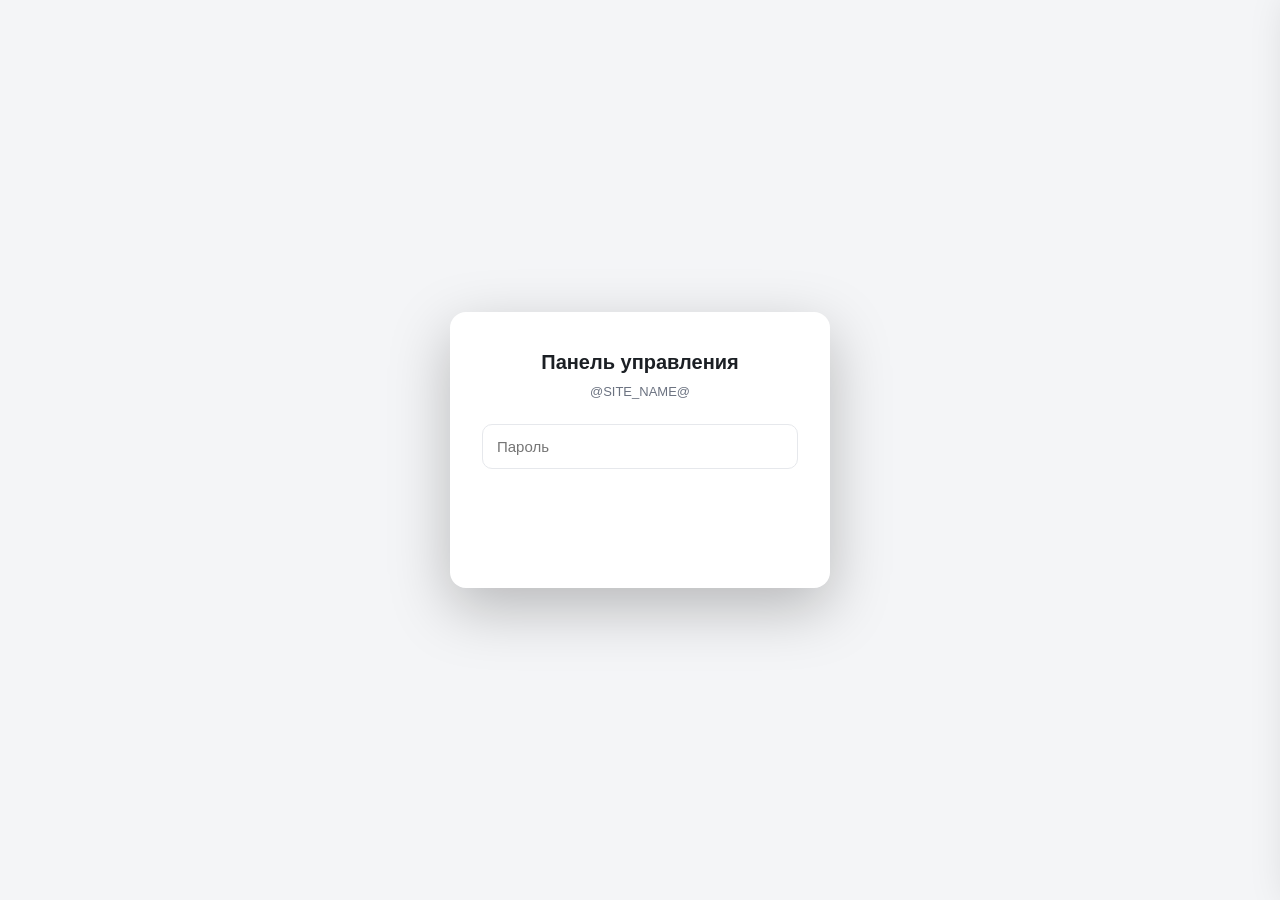
<file: admin_src.html>
<!doctype html>
<html lang="ru">
<head>
<meta charset="utf-8">
<meta name="viewport" content="width=device-width,initial-scale=1">
<title>Панель управления — @SITE_NAME@</title>
<meta name="robots" content="noindex,nofollow">
<link rel="icon" href="../favicon.png">
<style>
:root{
  --a:@ACCENT@; --ad:@ACCENT_DARK@;
  --bg:#f4f5f7; --card:#fff; --line:#e6e8ec; --txt:#1b1f24; --mut:#6b7280;
  --ok:#0f9d58; --warn:#e08b00; --bad:#c62828; --info:#2563eb;
  --sh:0 1px 2px rgba(16,24,40,.06),0 8px 24px rgba(16,24,40,.06);
}
*{box-sizing:border-box}
html,body{margin:0;padding:0}
body{background:var(--bg);color:var(--txt);font:15px/1.45 -apple-system,BlinkMacSystemFont,"Segoe UI",Roboto,Arial,sans-serif}
a{color:var(--a)}
button{font-family:inherit}
.hide{display:none !important}

/* ---------- вход ---------- */
#login{position:fixed;inset:0;background:linear-gradient(135deg,var(--a) 0%,var(--ad) 100%);
  display:flex;align-items:center;justify-content:center;padding:20px;z-index:50}
#login .box{background:#fff;border-radius:16px;padding:36px 32px;width:100%;max-width:380px;
  box-shadow:0 20px 60px rgba(0,0,0,.25);text-align:center}
#login h1{margin:0 0 6px;font-size:20px}
#login p.sub{margin:0 0 22px;color:var(--mut);font-size:13px}
#login input{width:100%;padding:13px 14px;border:1px solid var(--line);border-radius:10px;font-size:15px;outline:none;margin-bottom:12px}
#login input:focus{border-color:var(--a)}
#login .btn{width:100%;padding:13px;border:0;border-radius:10px;background:var(--a);color:#fff;font-weight:700;font-size:15px;cursor:pointer}
#login .btn:hover{background:var(--ad)}
#login .err{color:var(--bad);font-size:13px;margin-top:10px;min-height:18px}

/* ---------- каркас ---------- */
#app{display:flex;min-height:100vh}
.side{width:246px;flex:0 0 246px;background:#fff;border-right:1px solid var(--line);
  display:flex;flex-direction:column;position:sticky;top:0;height:100vh}
.side .brand{padding:20px 20px 16px;border-bottom:1px solid var(--line)}
.side .brand .lg{display:inline-block;background:var(--a);color:#fff;font-weight:800;
  border-radius:9px;padding:7px 11px;font-size:14px;line-height:1.25}
.side .brand .sm{display:block;color:var(--mut);font-size:12px;margin-top:8px}
.side nav{padding:12px 10px;flex:1;overflow:auto}
.side nav a{display:flex;align-items:center;gap:10px;padding:10px 12px;border-radius:9px;
  color:var(--txt);text-decoration:none;font-weight:600;font-size:14px;margin-bottom:2px}
.side nav a:hover{background:#f3f4f6}
.side nav a.on{background:var(--a);color:#fff}
.side nav a .cnt{margin-left:auto;background:rgba(0,0,0,.08);border-radius:20px;padding:1px 8px;font-size:12px}
.side nav a.on .cnt{background:rgba(255,255,255,.25)}
.side .foot{padding:14px 18px;border-top:1px solid var(--line);font-size:12px;color:var(--mut)}
.side .foot .dot{display:inline-block;width:8px;height:8px;border-radius:50%;background:var(--ok);margin-right:6px}
.side .foot .dot.off{background:var(--warn)}
main{flex:1;min-width:0;padding:0 0 40px}

/* ---------- шапка ---------- */
.top{position:sticky;top:0;z-index:20;background:#fff;border-bottom:1px solid var(--line);
  padding:14px 24px;display:flex;align-items:center;gap:12px;flex-wrap:wrap}
.top h2{margin:0;font-size:19px;flex:0 0 auto}
.top .sp{flex:1}
.top .grow{flex:1;min-width:180px}
input.f,select.f{padding:9px 12px;border:1px solid var(--line);border-radius:9px;font-size:14px;background:#fff;outline:none;color:var(--txt)}
input.f:focus,select.f:focus{border-color:var(--a)}
.btn{padding:9px 15px;border:1px solid var(--line);background:#fff;border-radius:9px;cursor:pointer;
  font-size:14px;font-weight:600;color:var(--txt);white-space:nowrap}
.btn:hover{background:#f3f4f6}
.btn.pri{background:var(--a);border-color:var(--a);color:#fff}
.btn.pri:hover{background:var(--ad)}
.btn.sm{padding:5px 10px;font-size:13px;border-radius:7px}
.btn.dgr{color:var(--bad);border-color:#f3c9c9}
.btn.dgr:hover{background:#fdecec}

/* ---------- карточки ---------- */
.wrap{padding:20px 24px}
.cards{display:grid;grid-template-columns:repeat(auto-fit,minmax(160px,1fr));gap:14px;margin-bottom:18px}
.card{background:var(--card);border:1px solid var(--line);border-radius:13px;padding:16px 18px;box-shadow:var(--sh)}
.card .k{color:var(--mut);font-size:12px;text-transform:uppercase;letter-spacing:.4px}
.card .v{font-size:28px;font-weight:800;margin-top:6px;line-height:1}
.card.a .v{color:var(--a)} .card.n .v{color:var(--info)} .card.w .v{color:var(--warn)} .card.d .v{color:var(--ok)}

.panel{background:var(--card);border:1px solid var(--line);border-radius:13px;box-shadow:var(--sh);overflow:hidden}
.panel .ph{padding:14px 18px;border-bottom:1px solid var(--line);display:flex;align-items:center;gap:10px;flex-wrap:wrap}
.panel .ph h3{margin:0;font-size:15px}
.chips{display:flex;gap:6px;flex-wrap:wrap}
.chip{padding:6px 13px;border:1px solid var(--line);border-radius:20px;background:#fff;cursor:pointer;font-size:13px;font-weight:600;color:var(--mut)}
.chip.on{background:var(--a);border-color:var(--a);color:#fff}

/* ---------- таблица ---------- */
.tw{overflow:auto}
table{width:100%;border-collapse:collapse;font-size:14px}
th{text-align:left;padding:11px 14px;background:#fafbfc;border-bottom:1px solid var(--line);
  font-size:12px;text-transform:uppercase;letter-spacing:.4px;color:var(--mut);white-space:nowrap}
td{padding:11px 14px;border-bottom:1px solid #f1f2f4;vertical-align:top}
tr:hover td{background:#fcfcfd}
td.dt{white-space:nowrap;color:var(--mut);font-size:13px}
td.ph b{font-weight:700}
.msg{max-width:320px;color:var(--mut);font-size:13px;overflow:hidden;text-overflow:ellipsis;display:-webkit-box;-webkit-line-clamp:2;-webkit-box-orient:vertical}
.tag{display:inline-block;padding:2px 9px;border-radius:20px;font-size:12px;font-weight:700;background:#eef2f7;color:#334155}
.st{display:inline-block;padding:3px 10px;border-radius:20px;font-size:12px;font-weight:700;cursor:pointer;border:1px solid transparent}
.st.new{background:#e8f0fe;color:#1a4bd8} .st.work{background:#fff4e0;color:#a35b00}
.st.done{background:#e6f6ec;color:#0b7a45} .st.cancel{background:#fdeaea;color:#b02020}
.acts{white-space:nowrap;text-align:right}
.empty{padding:48px 20px;text-align:center;color:var(--mut)}
.empty b{display:block;font-size:16px;color:var(--txt);margin-bottom:6px}

/* ---------- боковая панель заявки ---------- */
#shade{position:fixed;inset:0;background:rgba(16,24,40,.45);z-index:40;display:none}
#shade.on{display:block}
.drawer{position:fixed;top:0;right:0;bottom:0;width:440px;max-width:100%;background:#fff;z-index:41;
  box-shadow:-10px 0 40px rgba(0,0,0,.15);transform:translateX(105%);transition:transform .22s ease;
  display:flex;flex-direction:column}
.drawer.on{transform:none}
.drawer .dh{padding:18px 20px;border-bottom:1px solid var(--line);display:flex;align-items:center;gap:10px}
.drawer .dh h3{margin:0;font-size:17px;flex:1}
.drawer .db{padding:18px 20px;overflow:auto;flex:1}
.kv{display:flex;gap:14px;padding:9px 0;border-bottom:1px solid #f1f2f4;font-size:14px}
.kv span{width:120px;flex:0 0 120px;color:var(--mut)}
.kv b{font-weight:600;word-break:break-word}
.drawer label{display:block;font-size:12px;color:var(--mut);margin:16px 0 6px;text-transform:uppercase;letter-spacing:.4px}
.drawer textarea{width:100%;min-height:88px;padding:10px 12px;border:1px solid var(--line);border-radius:9px;font-family:inherit;font-size:14px;resize:vertical}
.drawer .df{padding:14px 20px;border-top:1px solid var(--line);display:flex;gap:8px;flex-wrap:wrap}

/* ---------- модалка ---------- */
.modal{position:fixed;inset:0;z-index:60;display:none;align-items:center;justify-content:center;padding:20px;background:rgba(16,24,40,.5)}
.modal.on{display:flex}
.modal .mb{background:#fff;border-radius:15px;width:100%;max-width:460px;padding:24px;box-shadow:0 20px 60px rgba(0,0,0,.3)}
.modal h3{margin:0 0 16px;font-size:18px}
.fld{margin-bottom:13px}
.fld label{display:block;font-size:12px;color:var(--mut);margin-bottom:5px;text-transform:uppercase;letter-spacing:.4px}
.fld input,.fld select,.fld textarea{width:100%;padding:10px 12px;border:1px solid var(--line);border-radius:9px;font-family:inherit;font-size:14px;outline:none}
.fld input:focus,.fld select:focus,.fld textarea:focus{border-color:var(--a)}
.modal .mf{display:flex;gap:9px;justify-content:flex-end;margin-top:18px}
.hint{font-size:12px;color:var(--mut);margin-top:6px}

/* ---------- диаграмма ---------- */
.chart{display:flex;align-items:flex-end;gap:6px;height:170px;padding:16px 18px}
.chart .b{flex:1;background:var(--a);border-radius:5px 5px 0 0;min-height:2px;position:relative;opacity:.9}
.chart .b:hover{opacity:1}
.chart .b i{position:absolute;bottom:-19px;left:0;right:0;text-align:center;font-size:10px;color:var(--mut);font-style:normal}
.chart-wrap{padding-bottom:24px}

/* ---------- настройки ---------- */
.row{display:flex;gap:12px;padding:13px 18px;border-bottom:1px solid #f1f2f4;align-items:center;flex-wrap:wrap}
.row .lb{width:210px;flex:0 0 210px;color:var(--mut);font-size:13px}
.row .vl{flex:1;min-width:180px;font-weight:600;word-break:break-all}

#toast{position:fixed;left:50%;bottom:26px;transform:translate(-50%,20px);background:#111827;color:#fff;
  padding:12px 20px;border-radius:10px;font-size:14px;opacity:0;pointer-events:none;transition:.2s;z-index:99}
#toast.on{opacity:1;transform:translate(-50%,0)}

@media (max-width:900px){
  .side{display:none}
  .wrap,.top{padding-left:14px;padding-right:14px}
  .row .lb{width:100%;flex:none}
}
</style>
</head>
<body>

<div id="login">
  <div class="box">
    <h1>Панель управления</h1>
    <p class="sub">@SITE_NAME@</p>
    <input type="password" id="pw" placeholder="Пароль" autocomplete="current-password">
    <button class="btn" id="loginBtn">Войти</button>
    <div class="err" id="loginErr"></div>
  </div>
</div>

<div id="app" class="hide">
  <aside class="side">
    <div class="brand">
      <span class="lg">@SHORT_NAME@</span>
      <span class="sm">@SITE_NAME@</span>
    </div>
    <nav>
      <a href="#" data-v="leads" class="on">Заявки <span class="cnt" id="nAll">0</span></a>
      <a href="#" data-v="stats">Сводка</a>
      <a href="#" data-v="set">Настройки</a>
    </nav>
    <div class="foot"><span class="dot" id="modeDot"></span><span id="modeTxt">подключение…</span></div>
  </aside>

  <main>
    <header class="top">
      <h2 id="vTitle">Заявки</h2>
      <div class="sp"></div>
      <input class="f grow" id="q" placeholder="Поиск: имя, телефон, текст…" style="max-width:280px">
      <select class="f" id="fSrc"><option value="">Все источники</option></select>
      <button class="btn" id="btnRefresh">Обновить</button>
      <button class="btn pri" id="btnAdd">+ Заявка</button>
    </header>

    <div class="wrap">
      <div class="cards" id="cards"></div>

      <!-- ===== заявки ===== -->
      <section id="v-leads">
        <div class="panel">
          <div class="ph">
            <h3>Заявки</h3>
            <div class="chips" id="chips">
              <button class="chip on" data-s="">Все</button>
              <button class="chip" data-s="new">Новые</button>
              <button class="chip" data-s="work">В работе</button>
              <button class="chip" data-s="done">Завершённые</button>
              <button class="chip" data-s="cancel">Отменённые</button>
            </div>
            <div style="flex:1"></div>
            <select class="f" id="sort">
              <option value="desc">Сначала новые</option>
              <option value="asc">Сначала старые</option>
            </select>
            <button class="btn sm" id="btnCsv">CSV</button>
          </div>
          <div class="tw">
            <table>
              <thead><tr>
                <th>Дата</th><th>Имя</th><th>Телефон</th><th>Сообщение</th>
                <th>Форма</th><th>Статус</th><th></th>
              </tr></thead>
              <tbody id="tb"></tbody>
            </table>
          </div>
          <div class="empty hide" id="empty"><b>Заявок нет</b>Как только они появятся — будут здесь</div>
        </div>
      </section>

      <!-- ===== сводка ===== -->
      <section id="v-stats" class="hide">
        <div class="panel" style="margin-bottom:18px">
          <div class="ph"><h3>Заявки за 14 дней</h3></div>
          <div class="chart-wrap"><div class="chart" id="chart"></div></div>
        </div>
        <div class="panel">
          <div class="ph"><h3>По формам</h3></div>
          <div id="bySrc"></div>
        </div>
      </section>

      <!-- ===== настройки ===== -->
      <section id="v-set" class="hide">
        <div class="panel">
          <div class="ph"><h3>Подключения</h3></div>
          <div class="row"><div class="lb">Хранилище заявок</div><div class="vl" id="sStore">—</div></div>
          <div class="row"><div class="lb">Заявки с сайта</div><div class="vl">
            <button class="btn sm" id="btnReload">Перечитать из хранилища</button></div></div>
        </div>
      </section>
    </div>
  </main>
</div>

<div id="shade"></div>

<div class="drawer" id="drawer">
  <div class="dh"><h3 id="dTitle">Заявка</h3><button class="btn sm" id="dClose">Закрыть</button></div>
  <div class="db" id="dBody"></div>
  <div class="df">
    <button class="btn dgr" id="dDel">Удалить</button>
  </div>
</div>

<div class="modal" id="modal">
  <div class="mb">
    <h3 id="mTitle">Новая заявка</h3>
    <div class="fld"><label>Имя</label><input id="mName" placeholder="Иван"></div>
    <div class="fld"><label>Телефон *</label><input id="mPhone" placeholder="+7 (900) 000-00-00"></div>
    <div class="fld"><label>Сообщение</label><textarea id="mMsg" placeholder="Что с техникой"></textarea></div>
    <div class="fld"><label>Статус</label><select id="mStatus">
      <option value="new">Новая</option><option value="work">В работе</option>
      <option value="done">Завершена</option><option value="cancel">Отменена</option></select></div>
    <div class="mf"><button class="btn" id="mCancel">Отмена</button><button class="btn pri" id="mSave">Сохранить</button></div>
  </div>
</div>

<div id="toast"></div>

<script>
/* ==================== конфиг, подставленный сборкой ==================== */
var CFG = {
  sbUrl: "@SB_URL_B64@",
  sbKey: "@SB_KEY_B64@",
  site: "@SITE_TAG@",
  phone: "@PHONE@"
};
function b64d(s){ try { return s ? atob(s) : ""; } catch(e){ return ""; } }
var SB_URL = b64d(CFG.sbUrl), SB_KEY = b64d(CFG.sbKey);
var LOCAL_KEY = "leads_" + (CFG.site || "site");
var HAS_SB = !!(SB_URL && SB_KEY);

/* ==================== состояние ==================== */
var ALL = [], VIEW = [], filter = {status:"", q:"", src:"", sort:"desc"}, current = null, mode = "local";

/* ==================== утилиты ==================== */
function $(s){ return document.querySelector(s); }
function esc(s){ return String(s == null ? "" : s).replace(/[&<>"']/g, function(c){
  return {"&":"&amp;","<":"&lt;",">":"&gt;",'"':"&quot;","'":"&#39;"}[c]; }); }
function toast(msg){ var t = $("#toast"); t.textContent = msg; t.classList.add("on");
  clearTimeout(t._t); t._t = setTimeout(function(){ t.classList.remove("on"); }, 2600); }
function uid(){ if (window.crypto && crypto.randomUUID) { try { return crypto.randomUUID(); } catch(e){} }
  return "local-" + Date.now() + "-" + Math.random().toString(36).slice(2, 10); }
function fmt(d){ if (!d) return "—"; var x = new Date(d); if (isNaN(x)) return "—";
  var p = function(n){ return n < 10 ? "0" + n : "" + n; };
  return p(x.getDate()) + "." + p(x.getMonth() + 1) + "." + x.getFullYear() + " " + p(x.getHours()) + ":" + p(x.getMinutes()); }
var MY_MARK = new RegExp("@SITE_MARK@", "i");   // как опознать «свои» старые заявки (до введения тегов)
function leadSite(l){
  if (l.site) return l.site;
  if (l.utm) return l.utm;
  return MY_MARK.test((l.page || "") + " " + (l.source || "")) ? CFG.site : "";
}
var ST = {new:["Новая","new"], work:["В работе","work"], done:["Завершена","done"], cancel:["Отменена","cancel"]};

/* ==================== хранилище ==================== */
function sbHeaders(){ return {apikey: SB_KEY, Authorization: "Bearer " + SB_KEY,
  "Content-Type": "application/json"}; }

/* Пароль админки хранится ТОЛЬКО в базе (private.admin_auth, читать может
   только владелец БД) и попадает в панель через форму входа. В HTML
   пароля нет — выцепить его из кода страницы невозможно. */
var SESS_PW = "";
function rpc(action, id, value, pwOverride){
  var pw = pwOverride || SESS_PW;
  if (!pw) return Promise.reject(new Error("Нет пароля сессии"));
  return fetch(SB_URL + "/rest/v1/rpc/admin_leads_site", {method: "POST", headers: sbHeaders(),
    body: JSON.stringify({p_site: CFG.site, p_password: pw, p_action: action,
                          p_id: id || null, p_value: value || null})
  }).then(function(r){ return r.json(); }).then(function(j){
    var o = Array.isArray(j) ? j[0] : j;
    if (!o || o.ok === false) throw new Error((o && o.error) || "Отказ хранилища");
    return o;
  });
}

function localGet(){ try { return JSON.parse(localStorage.getItem(LOCAL_KEY) || "[]"); } catch(e){ return []; } }
function localSet(a){ localStorage.setItem(LOCAL_KEY, JSON.stringify(a)); }

function loadLeads(){
  var onlyMine = function(list){
    return (list || []).filter(function(l){ return leadSite(l) === CFG.site; });
  };
  if (!HAS_SB) { mode = "local"; ALL = onlyMine(localGet()); return Promise.resolve(); }
  return rpc("list").then(function(o){
    ALL = onlyMine(o.leads); mode = "sb";
  }).catch(function(e){
    mode = "local"; ALL = onlyMine(localGet());
    toast("Хранилище недоступно — локальный режим");
    console.warn(e);
  });
}

function insertLead(rec){
  if (!HAS_SB) { var a = localGet(); a.unshift(rec); localSet(a); ALL = a; return Promise.resolve(); }
  var base = {name: rec.name || "", phone: rec.phone || "", message: rec.message || "",
              source: rec.source || "", page: rec.page || "", status: rec.status || "new",
              utm: rec.site || CFG.site || ""};
  function send(p){ return fetch(SB_URL + "/rest/v1/leads", {method: "POST",
    headers: Object.assign(sbHeaders(), {Prefer: "return=minimal"}), body: JSON.stringify(p)}); }
  return send(base).then(function(r){
    if (!r.ok) throw new Error("insert " + r.status);
    return true;
  }).then(function(){ return loadLeads(); }).catch(function(){
    var a2 = localGet(); a2.unshift(rec); localSet(a2); ALL = a2; return true; });
}

function setLeadField(id, action, value){
  if (!HAS_SB || String(id).indexOf("local-") === 0) {
    var a = localGet();
    for (var i = 0; i < a.length; i++) {
      if (a[i].id === id) {
        if (action === "status") a[i].status = value;
        else if (action === "comment") a[i].comment = value;
        else if (action === "delete") a.splice(i, 1);
      }
    }
    localSet(a); ALL = a; render(); return Promise.resolve();
  }
  return rpc(action, id, value).then(function(){ return loadLeads(); }).then(render)
    .catch(function(){ toast("Не удалось сохранить"); });
}

/* ==================== отрисовка ==================== */
function cards(){
  var t = ALL.length, n = 0, w = 0, d = 0, today = 0, day = new Date(); day.setHours(0, 0, 0, 0);
  ALL.forEach(function(l){
    if (l.status === "new") n++; else if (l.status === "work") w++; else if (l.status === "done") d++;
    var x = new Date(l.created_at || l.createdAt || 0);
    if (!isNaN(x) && x >= day) today++;
  });
  $("#cards").innerHTML =
    card("a", "Всего заявок", t) + card("n", "Новые", n) + card("w", "В работе", w) +
    card("d", "Завершено", d) + card("", "За сегодня", today);
  $("#nAll").textContent = t;
}
function card(c, k, v){
  return '<div class="card ' + c + '"><div class="k">' + k + '</div><div class="v">' + v + '</div></div>';
}

function applyFilter(){
  var q = filter.q.toLowerCase().trim();
  VIEW = ALL.filter(function(l){
    if (filter.status && (l.status || "new") !== filter.status) return false;
    if (filter.src && (l.source || "") !== filter.src) return false;
    if (q) {
      var s = ((l.name || "") + " " + (l.phone || "") + " " + (l.message || "") + " " + (l.comment || "")).toLowerCase();
      if (s.indexOf(q) === -1) return false;
    }
    return true;
  });
  VIEW.sort(function(a, b){
    var x = new Date(a.created_at || a.createdAt || 0), y = new Date(b.created_at || b.createdAt || 0);
    return filter.sort === "asc" ? x - y : y - x;
  });
  renderTable();
}

function renderTable(){
  var tb = $("#tb");
  if (!VIEW.length) { tb.innerHTML = ""; $("#empty").classList.remove("hide"); return; }
  $("#empty").classList.add("hide");
  tb.innerHTML = VIEW.map(function(l){
    var st = l.status || "new", s = ST[st] || ST.new;
    return '<tr data-id="' + esc(l.id) + '">' +
      '<td class="dt">' + fmt(l.created_at || l.createdAt) + '</td>' +
      '<td>' + (esc(l.name) || '<span style="color:#9aa1ab">—</span>') + '</td>' +
      '<td class="ph"><b><a href="tel:' + esc((l.phone || "").replace(/[^\d+]/g, "")) + '">' + esc(l.phone) + '</a></b></td>' +
      '<td class="msg">' + (esc(l.message) || "—") + '</td>' +
      '<td>' + esc(l.source || "—") + '</td>' +
      '<td><span class="st ' + s[1] + '" data-act="st">' + s[0] + '</span></td>' +
      '<td class="acts">' +
        '<button class="btn sm" data-act="open">Открыть</button> ' +
        '<button class="btn sm dgr" data-act="del">✕</button>' +
      '</td></tr>';
  }).join("");
}

function fillSelects(){
  var srcs = {};
  ALL.forEach(function(l){ if (l.source) srcs[l.source] = 1; });
  keepSel($("#fSrc"), Object.keys(srcs).sort(), "Все источники");
}
function keepSel(sel, list, all){
  var cur = sel.value;
  sel.innerHTML = '<option value="">' + all + '</option>' +
    list.map(function(v){ return '<option value="' + esc(v) + '">' + esc(v) + '</option>'; }).join("");
  sel.value = cur;
}

function chart(){
  var days = [], map = {}, i, d = new Date(); d.setHours(0, 0, 0, 0);
  for (i = 13; i >= 0; i--) { var x = new Date(d.getTime() - i * 86400000);
    var k = x.toISOString().slice(0, 10); days.push(k); map[k] = 0; }
  ALL.forEach(function(l){ var k = new Date(l.created_at || l.createdAt || 0).toISOString().slice(0, 10);
    if (map[k] !== undefined) map[k]++; });
  var max = Math.max.apply(null, days.map(function(k){ return map[k]; }).concat([1]));
  $("#chart").innerHTML = days.map(function(k){
    var h = Math.round(map[k] / max * 130);
    return '<div class="b" style="height:' + Math.max(h, 3) + 'px" title="' + k + ': ' + map[k] + '">' +
           '<i>' + k.slice(8) + '</i></div>';
  }).join("");
  var byS = {};
  ALL.forEach(function(l){ var s = l.source || "—"; byS[s] = (byS[s] || 0) + 1; });
  var rows = Object.keys(byS).sort(function(a, b){ return byS[b] - byS[a]; });
  $("#bySrc").innerHTML = rows.length ? rows.map(function(s){
    return '<div class="row"><div class="lb">' + esc(s) + '</div><div class="vl">' + byS[s] + ' шт.</div></div>';
  }).join("") : '<div class="empty">Нет данных</div>';
}

function render(){ cards(); fillSelects(); applyFilter(); if (!$("#v-stats").classList.contains("hide")) chart(); }

/* ==================== карточка заявки ==================== */
function openLead(id){
  current = ALL.filter(function(l){ return String(l.id) === String(id); })[0];
  if (!current) return;
  var l = current, st = l.status || "new";
  $("#dTitle").textContent = l.name || l.phone || "Заявка";
  $("#dBody").innerHTML =
    row("Дата", fmt(l.created_at || l.createdAt)) +
    row("Имя", esc(l.name) || "—") +
    row("Телефон", '<a href="tel:' + esc((l.phone || "").replace(/[^\d+]/g, "")) + '">' + esc(l.phone) + '</a>') +
    row("Сообщение", esc(l.message) || "—") +
    row("Форма", esc(l.source) || "—") +
    row("Страница", l.page ? '<a href="' + esc(l.page) + '" target="_blank" rel="noopener">' + esc(l.page) + '</a>' : "—") +
    row("Статус", '<span class="st ' + (ST[st] || ST.new)[1] + '">' + (ST[st] || ST.new)[0] + '</span>') +
    '<label>Комментарий</label><textarea id="dComment">' + esc(l.comment || "") + '</textarea>' +
    '<label>Быстрый статус</label><select class="f" id="dStatus" style="width:100%">' +
      Object.keys(ST).map(function(k){ return '<option value="' + k + '"' + (k === st ? " selected" : "") + '>' + ST[k][0] + '</option>'; }).join("") +
    '</select>' +
    '<div class="hint">Комментарий и статус сохраняются при закрытии карточки.</div>';
  $("#drawer").classList.add("on"); $("#shade").classList.add("on");
}
function row(k, v){ return '<div class="kv"><span>' + k + '</span><b>' + v + '</b></div>'; }

function closeDrawer(save){
  var el = $("#drawer");
  if (!el.classList.contains("on")) return;
  if (save && current) {
    var c = $("#dComment"), s = $("#dStatus");
    var jobs = [];
    if (c && (c.value || "") !== (current.comment || "")) { current.comment = c.value; jobs.push(setLeadField(current.id, "comment", c.value)); }
    if (s && s.value !== (current.status || "new")) { current.status = s.value; jobs.push(setLeadField(current.id, "status", s.value)); }
    if (jobs.length) { Promise.all(jobs).then(function(){ loadLeads().then(render); }); }
  }
  el.classList.remove("on"); $("#shade").classList.remove("on"); current = null;
}

/* ==================== события ==================== */
document.addEventListener("click", function(e){
  var t = e.target.closest("[data-act]");
  if (t && t.closest("#tb")) {
    var id = t.closest("tr").getAttribute("data-id"), a = t.getAttribute("data-act");
    var l = ALL.filter(function(x){ return String(x.id) === String(id); })[0];
    if (!l) return;
    if (a === "open") { openLead(id); }
    else if (a === "del") { if (confirm("Удалить заявку?")) setLeadField(id, "delete"); }
    else if (a === "st") {
      var order = ["new", "work", "done", "cancel"], nx = order[(order.indexOf(l.status || "new") + 1) % order.length];
      setLeadField(id, "status", nx);
    }
    return;
  }
  var nv = e.target.closest(".side nav a");
  if (nv) { e.preventDefault(); switchView(nv.getAttribute("data-v")); }
});

function switchView(v){
  document.querySelectorAll(".side nav a").forEach(function(a){ a.classList.toggle("on", a.getAttribute("data-v") === v); });
  $("#v-leads").classList.toggle("hide", v !== "leads");
  $("#v-stats").classList.toggle("hide", v !== "stats");
  $("#v-set").classList.toggle("hide", v !== "set");
  $("#vTitle").textContent = {leads: "Заявки", stats: "Сводка", set: "Настройки"}[v] || "Заявки";
  if (v === "stats") chart();
}

$("#q").addEventListener("input", function(){ filter.q = this.value; applyFilter(); });
$("#fSrc").addEventListener("change", function(){ filter.src = this.value; applyFilter(); });
$("#sort").addEventListener("change", function(){ filter.sort = this.value; applyFilter(); });
$("#chips").addEventListener("click", function(e){
  var c = e.target.closest(".chip"); if (!c) return;
  document.querySelectorAll("#chips .chip").forEach(function(x){ x.classList.remove("on"); });
  c.classList.add("on"); filter.status = c.getAttribute("data-s"); applyFilter();
});
$("#btnRefresh").addEventListener("click", function(){ loadLeads().then(render).then(function(){ toast("Обновлено"); }); });
$("#btnReload").addEventListener("click", function(){ loadLeads().then(render).then(function(){ toast("Перечитано"); }); });
$("#dClose").addEventListener("click", function(){ closeDrawer(true); });
$("#shade").addEventListener("click", function(){ closeDrawer(true); });
$("#dDel").addEventListener("click", function(){
  if (!current) return;
  if (confirm("Удалить заявку?")) { var id = current.id; closeDrawer(false); setLeadField(id, "delete"); }
});

/* новая заявка */
$("#btnAdd").addEventListener("click", function(){
  $("#mName").value = ""; $("#mPhone").value = ""; $("#mMsg").value = "";
  $("#mStatus").value = "new";
  $("#modal").classList.add("on");
});
$("#mCancel").addEventListener("click", function(){ $("#modal").classList.remove("on"); });
$("#modal").addEventListener("click", function(e){ if (e.target === this) this.classList.remove("on"); });
$("#mSave").addEventListener("click", function(){
  var phone = $("#mPhone").value.trim();
  if ((phone.match(/\d/g) || []).length < 10) { toast("Введите телефон полностью"); return; }
  var rec = {id: uid(), created_at: new Date().toISOString(), name: $("#mName").value.trim(),
             phone: phone, message: $("#mMsg").value.trim(), source: "Добавлено вручную",
             page: location.href, status: $("#mStatus").value, site: CFG.site};
  $("#modal").classList.remove("on");
  var p = insertLead(rec);
  p.then(function(){ return loadLeads(); }).then(function(){ render(); toast("Заявка добавлена"); });
});

/* CSV */
$("#btnCsv").addEventListener("click", function(){
  if (!VIEW.length) { toast("Нечего экспортировать"); return; }
  var head = ["Дата", "Имя", "Телефон", "Сообщение", "Форма", "Статус", "Комментарий"];
  var lines = [head.join(";")];
  VIEW.forEach(function(l){
    lines.push([fmt(l.created_at || l.createdAt), l.name || "", l.phone || "", l.message || "",
                l.source || "", (ST[l.status || "new"] || ST.new)[0], l.comment || ""]
      .map(function(v){ return '"' + String(v).replace(/"/g, '""') + '"'; }).join(";"));
  });
  var blob = new Blob(["\ufeff" + lines.join("\r\n")], {type: "text/csv;charset=utf-8"});
  var a = document.createElement("a");
  a.href = URL.createObjectURL(blob);
  a.download = "leads-" + new Date().toISOString().slice(0, 10) + ".csv";
  a.click();
});

/* вход */
function enter(){
  var pw = $("#pw").value;
  if (!pw) { $("#loginErr").textContent = "Введите пароль"; return; }
  $("#loginErr").textContent = "";
  if (!HAS_SB) { SESS_PW = pw; afterEnter(); return; }
  rpc("list", null, null, pw).then(function(){
    SESS_PW = pw; afterEnter();
  }).catch(function(e){
    $("#loginErr").textContent = /парол/i.test(String(e && e.message)) ? "Неверный пароль" : "Хранилище недоступно";
  });
}
function afterEnter(){
  $("#login").classList.add("hide"); $("#app").classList.remove("hide");
  $("#sStore").textContent = HAS_SB ? "Supabase (общее хранилище)" : "Локально в этом браузере";
  loadLeads().then(function(){
    $("#modeDot").classList.toggle("off", mode !== "sb");
    $("#modeTxt").textContent = mode === "sb" ? "хранилище подключено" : "локальный режим";
    render();
  });
}
$("#loginBtn").addEventListener("click", enter);
$("#pw").addEventListener("keydown", function(e){ if (e.key === "Enter") enter(); });
</script>
</body>
</html>
</file>
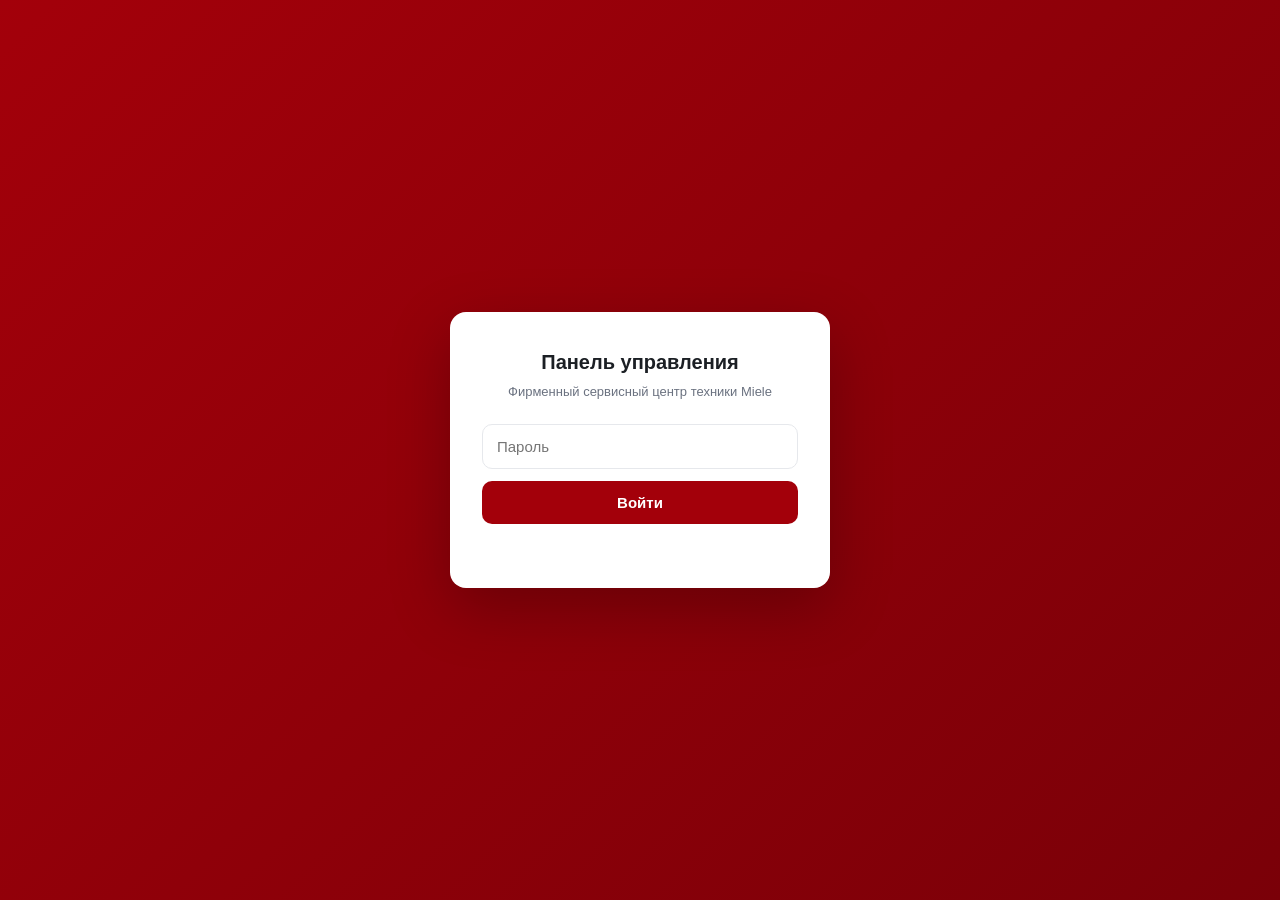
<file: docs/admin-a7f3c9.html>
<!doctype html>
<html lang="ru">
<head>
<meta charset="utf-8">
<meta name="viewport" content="width=device-width,initial-scale=1">
<title>Панель управления — Фирменный сервисный центр техники Miele</title>
<meta name="robots" content="noindex,nofollow">
<link rel="icon" href="favicon.png">
<style>
:root{
  --a:#a3000a; --ad:#7a0008;
  --bg:#f4f5f7; --card:#fff; --line:#e6e8ec; --txt:#1b1f24; --mut:#6b7280;
  --ok:#0f9d58; --warn:#e08b00; --bad:#c62828; --info:#2563eb;
  --sh:0 1px 2px rgba(16,24,40,.06),0 8px 24px rgba(16,24,40,.06);
}
*{box-sizing:border-box}
html,body{margin:0;padding:0}
body{background:var(--bg);color:var(--txt);font:15px/1.45 -apple-system,BlinkMacSystemFont,"Segoe UI",Roboto,Arial,sans-serif}
a{color:var(--a)}
button{font-family:inherit}
.hide{display:none !important}

/* ---------- вход ---------- */
#login{position:fixed;inset:0;background:linear-gradient(135deg,var(--a) 0%,var(--ad) 100%);
  display:flex;align-items:center;justify-content:center;padding:20px;z-index:50}
#login .box{background:#fff;border-radius:16px;padding:36px 32px;width:100%;max-width:380px;
  box-shadow:0 20px 60px rgba(0,0,0,.25);text-align:center}
#login h1{margin:0 0 6px;font-size:20px}
#login p.sub{margin:0 0 22px;color:var(--mut);font-size:13px}
#login input{width:100%;padding:13px 14px;border:1px solid var(--line);border-radius:10px;font-size:15px;outline:none;margin-bottom:12px}
#login input:focus{border-color:var(--a)}
#login .btn{width:100%;padding:13px;border:0;border-radius:10px;background:var(--a);color:#fff;font-weight:700;font-size:15px;cursor:pointer}
#login .btn:hover{background:var(--ad)}
#login .err{color:var(--bad);font-size:13px;margin-top:10px;min-height:18px}

/* ---------- каркас ---------- */
#app{display:flex;min-height:100vh}
.side{width:246px;flex:0 0 246px;background:#fff;border-right:1px solid var(--line);
  display:flex;flex-direction:column;position:sticky;top:0;height:100vh}
.side .brand{padding:20px 20px 16px;border-bottom:1px solid var(--line)}
.side .brand .lg{display:inline-block;background:var(--a);color:#fff;font-weight:800;
  border-radius:9px;padding:7px 11px;font-size:14px;line-height:1.25}
.side .brand .sm{display:block;color:var(--mut);font-size:12px;margin-top:8px}
.side nav{padding:12px 10px;flex:1;overflow:auto}
.side nav a{display:flex;align-items:center;gap:10px;padding:10px 12px;border-radius:9px;
  color:var(--txt);text-decoration:none;font-weight:600;font-size:14px;margin-bottom:2px}
.side nav a:hover{background:#f3f4f6}
.side nav a.on{background:var(--a);color:#fff}
.side nav a .cnt{margin-left:auto;background:rgba(0,0,0,.08);border-radius:20px;padding:1px 8px;font-size:12px}
.side nav a.on .cnt{background:rgba(255,255,255,.25)}
.side .foot{padding:14px 18px;border-top:1px solid var(--line);font-size:12px;color:var(--mut)}
.side .foot .dot{display:inline-block;width:8px;height:8px;border-radius:50%;background:var(--ok);margin-right:6px}
.side .foot .dot.off{background:var(--warn)}
main{flex:1;min-width:0;padding:0 0 40px}

/* ---------- шапка ---------- */
.top{position:sticky;top:0;z-index:20;background:#fff;border-bottom:1px solid var(--line);
  padding:14px 24px;display:flex;align-items:center;gap:12px;flex-wrap:wrap}
.top h2{margin:0;font-size:19px;flex:0 0 auto}
.top .sp{flex:1}
.top .grow{flex:1;min-width:180px}
input.f,select.f{padding:9px 12px;border:1px solid var(--line);border-radius:9px;font-size:14px;background:#fff;outline:none;color:var(--txt)}
input.f:focus,select.f:focus{border-color:var(--a)}
.btn{padding:9px 15px;border:1px solid var(--line);background:#fff;border-radius:9px;cursor:pointer;
  font-size:14px;font-weight:600;color:var(--txt);white-space:nowrap}
.btn:hover{background:#f3f4f6}
.btn.pri{background:var(--a);border-color:var(--a);color:#fff}
.btn.pri:hover{background:var(--ad)}
.btn.sm{padding:5px 10px;font-size:13px;border-radius:7px}
.btn.dgr{color:var(--bad);border-color:#f3c9c9}
.btn.dgr:hover{background:#fdecec}

/* ---------- карточки ---------- */
.wrap{padding:20px 24px}
.cards{display:grid;grid-template-columns:repeat(auto-fit,minmax(160px,1fr));gap:14px;margin-bottom:18px}
.card{background:var(--card);border:1px solid var(--line);border-radius:13px;padding:16px 18px;box-shadow:var(--sh)}
.card .k{color:var(--mut);font-size:12px;text-transform:uppercase;letter-spacing:.4px}
.card .v{font-size:28px;font-weight:800;margin-top:6px;line-height:1}
.card.a .v{color:var(--a)} .card.n .v{color:var(--info)} .card.w .v{color:var(--warn)} .card.d .v{color:var(--ok)}

.panel{background:var(--card);border:1px solid var(--line);border-radius:13px;box-shadow:var(--sh);overflow:hidden}
.panel .ph{padding:14px 18px;border-bottom:1px solid var(--line);display:flex;align-items:center;gap:10px;flex-wrap:wrap}
.panel .ph h3{margin:0;font-size:15px}
.chips{display:flex;gap:6px;flex-wrap:wrap}
.chip{padding:6px 13px;border:1px solid var(--line);border-radius:20px;background:#fff;cursor:pointer;font-size:13px;font-weight:600;color:var(--mut)}
.chip.on{background:var(--a);border-color:var(--a);color:#fff}

/* ---------- таблица ---------- */
.tw{overflow:auto}
table{width:100%;border-collapse:collapse;font-size:14px}
th{text-align:left;padding:11px 14px;background:#fafbfc;border-bottom:1px solid var(--line);
  font-size:12px;text-transform:uppercase;letter-spacing:.4px;color:var(--mut);white-space:nowrap}
td{padding:11px 14px;border-bottom:1px solid #f1f2f4;vertical-align:top}
tr:hover td{background:#fcfcfd}
td.dt{white-space:nowrap;color:var(--mut);font-size:13px}
td.ph b{font-weight:700}
.msg{max-width:320px;color:var(--mut);font-size:13px;overflow:hidden;text-overflow:ellipsis;display:-webkit-box;-webkit-line-clamp:2;-webkit-box-orient:vertical}
.tag{display:inline-block;padding:2px 9px;border-radius:20px;font-size:12px;font-weight:700;background:#eef2f7;color:#334155}
.st{display:inline-block;padding:3px 10px;border-radius:20px;font-size:12px;font-weight:700;cursor:pointer;border:1px solid transparent}
.st.new{background:#e8f0fe;color:#1a4bd8} .st.work{background:#fff4e0;color:#a35b00}
.st.done{background:#e6f6ec;color:#0b7a45} .st.cancel{background:#fdeaea;color:#b02020}
.acts{white-space:nowrap;text-align:right}
.empty{padding:48px 20px;text-align:center;color:var(--mut)}
.empty b{display:block;font-size:16px;color:var(--txt);margin-bottom:6px}

/* ---------- боковая панель заявки ---------- */
#shade{position:fixed;inset:0;background:rgba(16,24,40,.45);z-index:40;display:none}
#shade.on{display:block}
.drawer{position:fixed;top:0;right:0;bottom:0;width:440px;max-width:100%;background:#fff;z-index:41;
  box-shadow:-10px 0 40px rgba(0,0,0,.15);transform:translateX(105%);transition:transform .22s ease;
  display:flex;flex-direction:column}
.drawer.on{transform:none}
.drawer .dh{padding:18px 20px;border-bottom:1px solid var(--line);display:flex;align-items:center;gap:10px}
.drawer .dh h3{margin:0;font-size:17px;flex:1}
.drawer .db{padding:18px 20px;overflow:auto;flex:1}
.kv{display:flex;gap:14px;padding:9px 0;border-bottom:1px solid #f1f2f4;font-size:14px}
.kv span{width:120px;flex:0 0 120px;color:var(--mut)}
.kv b{font-weight:600;word-break:break-word}
.drawer label{display:block;font-size:12px;color:var(--mut);margin:16px 0 6px;text-transform:uppercase;letter-spacing:.4px}
.drawer textarea{width:100%;min-height:88px;padding:10px 12px;border:1px solid var(--line);border-radius:9px;font-family:inherit;font-size:14px;resize:vertical}
.drawer .df{padding:14px 20px;border-top:1px solid var(--line);display:flex;gap:8px;flex-wrap:wrap}

/* ---------- модалка ---------- */
.modal{position:fixed;inset:0;z-index:60;display:none;align-items:center;justify-content:center;padding:20px;background:rgba(16,24,40,.5)}
.modal.on{display:flex}
.modal .mb{background:#fff;border-radius:15px;width:100%;max-width:460px;padding:24px;box-shadow:0 20px 60px rgba(0,0,0,.3)}
.modal h3{margin:0 0 16px;font-size:18px}
.fld{margin-bottom:13px}
.fld label{display:block;font-size:12px;color:var(--mut);margin-bottom:5px;text-transform:uppercase;letter-spacing:.4px}
.fld input,.fld select,.fld textarea{width:100%;padding:10px 12px;border:1px solid var(--line);border-radius:9px;font-family:inherit;font-size:14px;outline:none}
.fld input:focus,.fld select:focus,.fld textarea:focus{border-color:var(--a)}
.modal .mf{display:flex;gap:9px;justify-content:flex-end;margin-top:18px}
.hint{font-size:12px;color:var(--mut);margin-top:6px}

/* ---------- диаграмма ---------- */
.chart{display:flex;align-items:flex-end;gap:6px;height:170px;padding:16px 18px}
.chart .b{flex:1;background:var(--a);border-radius:5px 5px 0 0;min-height:2px;position:relative;opacity:.9}
.chart .b:hover{opacity:1}
.chart .b i{position:absolute;bottom:-19px;left:0;right:0;text-align:center;font-size:10px;color:var(--mut);font-style:normal}
.chart-wrap{padding-bottom:24px}

/* ---------- настройки ---------- */
.row{display:flex;gap:12px;padding:13px 18px;border-bottom:1px solid #f1f2f4;align-items:center;flex-wrap:wrap}
.row .lb{width:210px;flex:0 0 210px;color:var(--mut);font-size:13px}
.row .vl{flex:1;min-width:180px;font-weight:600;word-break:break-all}

#toast{position:fixed;left:50%;bottom:26px;transform:translate(-50%,20px);background:#111827;color:#fff;
  padding:12px 20px;border-radius:10px;font-size:14px;opacity:0;pointer-events:none;transition:.2s;z-index:99}
#toast.on{opacity:1;transform:translate(-50%,0)}

@media (max-width:900px){
  .side{display:none}
  .wrap,.top{padding-left:14px;padding-right:14px}
  .row .lb{width:100%;flex:none}
}
</style>
</head>
<body>

<div id="login">
  <div class="box">
    <h1>Панель управления</h1>
    <p class="sub">Фирменный сервисный центр техники Miele</p>
    <input type="password" id="pw" placeholder="Пароль" autocomplete="current-password">
    <button class="btn" id="loginBtn">Войти</button>
    <div class="err" id="loginErr"></div>
  </div>
</div>

<div id="app" class="hide">
  <aside class="side">
    <div class="brand">
      <span class="lg">Фирменный сервисный центр</span>
      <span class="sm">Фирменный сервисный центр техники Miele</span>
    </div>
    <nav>
      <a href="#" data-v="leads" class="on">Заявки <span class="cnt" id="nAll">0</span></a>
      <a href="#" data-v="stats">Сводка</a>
      <a href="#" data-v="set">Настройки</a>
    </nav>
    <div class="foot"><span class="dot" id="modeDot"></span><span id="modeTxt">подключение…</span></div>
  </aside>

  <main>
    <header class="top">
      <h2 id="vTitle">Заявки</h2>
      <div class="sp"></div>
      <input class="f grow" id="q" placeholder="Поиск: имя, телефон, текст…" style="max-width:280px">
      <select class="f" id="fSrc"><option value="">Все источники</option></select>
      <select class="f" id="fSite"><option value="">Все сайты</option></select>
      <button class="btn" id="btnRefresh">Обновить</button>
      <button class="btn pri" id="btnAdd">+ Заявка</button>
    </header>

    <div class="wrap">
      <div class="cards" id="cards"></div>

      <!-- ===== заявки ===== -->
      <section id="v-leads">
        <div class="panel">
          <div class="ph">
            <h3>Заявки</h3>
            <div class="chips" id="chips">
              <button class="chip on" data-s="">Все</button>
              <button class="chip" data-s="new">Новые</button>
              <button class="chip" data-s="work">В работе</button>
              <button class="chip" data-s="done">Завершённые</button>
              <button class="chip" data-s="cancel">Отменённые</button>
            </div>
            <div style="flex:1"></div>
            <select class="f" id="sort">
              <option value="desc">Сначала новые</option>
              <option value="asc">Сначала старые</option>
            </select>
            <button class="btn sm" id="btnCsv">CSV</button>
          </div>
          <div class="tw">
            <table>
              <thead><tr>
                <th>Дата</th><th>Имя</th><th>Телефон</th><th>Сообщение</th>
                <th>Сайт</th><th>Форма</th><th>Статус</th><th></th>
              </tr></thead>
              <tbody id="tb"></tbody>
            </table>
          </div>
          <div class="empty hide" id="empty"><b>Заявок нет</b>Как только они появятся — будут здесь</div>
        </div>
      </section>

      <!-- ===== сводка ===== -->
      <section id="v-stats" class="hide">
        <div class="panel" style="margin-bottom:18px">
          <div class="ph"><h3>Заявки за 14 дней</h3></div>
          <div class="chart-wrap"><div class="chart" id="chart"></div></div>
        </div>
        <div class="panel">
          <div class="ph"><h3>По формам</h3></div>
          <div id="bySrc"></div>
        </div>
      </section>

      <!-- ===== настройки ===== -->
      <section id="v-set" class="hide">
        <div class="panel">
          <div class="ph"><h3>Подключения</h3></div>
          <div class="row"><div class="lb">Хранилище заявок</div><div class="vl" id="sStore">—</div></div>
          <div class="row"><div class="lb">Сайт (тег)</div><div class="vl">mielecentr</div></div>
          <div class="row"><div class="lb">Источник в уведомлении</div><div class="vl">Сайт Miele (Москва)</div></div>
          <div class="row"><div class="lb">Получатели уведомлений</div><div class="vl" id="sChats">—</div></div>
          <div class="row"><div class="lb">Проверка связи</div><div class="vl">
            <button class="btn sm" id="btnTest">Отправить тестовое уведомление</button>
            <div class="hint" id="testRes"></div></div></div>
          <div class="row"><div class="lb">Заявки с сайта</div><div class="vl">
            <button class="btn sm" id="btnReload">Перечитать из хранилища</button></div></div>
        </div>
      </section>
    </div>
  </main>
</div>

<div id="shade"></div>

<div class="drawer" id="drawer">
  <div class="dh"><h3 id="dTitle">Заявка</h3><button class="btn sm" id="dClose">Закрыть</button></div>
  <div class="db" id="dBody"></div>
  <div class="df">
    <button class="btn pri" id="dTg">Отправить в Telegram</button>
    <button class="btn dgr" id="dDel">Удалить</button>
  </div>
</div>

<div class="modal" id="modal">
  <div class="mb">
    <h3 id="mTitle">Новая заявка</h3>
    <div class="fld"><label>Имя</label><input id="mName" placeholder="Иван"></div>
    <div class="fld"><label>Телефон *</label><input id="mPhone" placeholder="+7 (900) 000-00-00"></div>
    <div class="fld"><label>Сообщение</label><textarea id="mMsg" placeholder="Что с техникой"></textarea></div>
    <div class="fld"><label>Статус</label><select id="mStatus">
      <option value="new">Новая</option><option value="work">В работе</option>
      <option value="done">Завершена</option><option value="cancel">Отменена</option></select></div>
    <div class="fld"><label>Уведомление</label><select id="mNotify">
      <option value="1">Отправить в Telegram</option><option value="0">Только сохранить</option></select></div>
    <div class="mf"><button class="btn" id="mCancel">Отмена</button><button class="btn pri" id="mSave">Сохранить</button></div>
  </div>
</div>

<div id="toast"></div>

<script>
/* ==================== конфиг, подставленный сборкой ==================== */
var CFG = {
  pw: "holodok2026",
  sbUrl: "aHR0cHM6Ly93ZWRlZmx2b3J5ZmRrenVvZGd6Zy5zdXBhYmFzZS5jbw==",
  sbKey: "c2JfcHVibGlzaGFibGVfNk1COTBaLU1zNXdGeEFNdFJNUGEyd182LWNlOFFvdg==",
  tgToken: "ODM2MzEzODk3MDpBQUdJUVVpaWZkME81Yno0cVpoNEdSeklYVEJOVTdmMjlhQQ==",
  tgChats: ["8723283117", "731734894"],
  site: "mielecentr",
  source: "Сайт Miele (Москва)",
  names: {"mielecentr": "Сайт Miele (Москва)", "holodok": "Сайт Tylo (Челябинск)"},
  phone: "+7 (903) 559-00-40"
};
function b64d(s){ try { return s ? atob(s) : ""; } catch(e){ return ""; } }
var SB_URL = b64d(CFG.sbUrl), SB_KEY = b64d(CFG.sbKey), TG_TOKEN = b64d(CFG.tgToken);
var LOCAL_KEY = "leads_" + (CFG.site || "site");
var HAS_SB = !!(SB_URL && SB_KEY);

/* ==================== состояние ==================== */
var ALL = [], VIEW = [], filter = {status:"", q:"", src:"", site:"", sort:"desc"}, current = null, mode = "local";

/* ==================== утилиты ==================== */
function $(s){ return document.querySelector(s); }
function esc(s){ return String(s == null ? "" : s).replace(/[&<>"']/g, function(c){
  return {"&":"&amp;","<":"&lt;",">":"&gt;",'"':"&quot;","'":"&#39;"}[c]; }); }
function toast(msg){ var t = $("#toast"); t.textContent = msg; t.classList.add("on");
  clearTimeout(t._t); t._t = setTimeout(function(){ t.classList.remove("on"); }, 2600); }
function uid(){ if (window.crypto && crypto.randomUUID) { try { return crypto.randomUUID(); } catch(e){} }
  return "local-" + Date.now() + "-" + Math.random().toString(36).slice(2, 10); }
function fmt(d){ if (!d) return "—"; var x = new Date(d); if (isNaN(x)) return "—";
  var p = function(n){ return n < 10 ? "0" + n : "" + n; };
  return p(x.getDate()) + "." + p(x.getMonth() + 1) + "." + x.getFullYear() + " " + p(x.getHours()) + ":" + p(x.getMinutes()); }
function leadSite(l){ return l.site || l.utm || ""; }
var ST = {new:["Новая","new"], work:["В работе","work"], done:["Завершена","done"], cancel:["Отменена","cancel"]};

/* ==================== хранилище ==================== */
function sbHeaders(){ return {apikey: SB_KEY, Authorization: "Bearer " + SB_KEY,
  "Content-Type": "application/json"}; }

function rpc(action, id, value){
  return fetch(SB_URL + "/rest/v1/rpc/admin_leads", {method: "POST", headers: sbHeaders(),
    body: JSON.stringify({p_password: CFG.pw, p_action: action, p_id: id || null, p_value: value || null})
  }).then(function(r){ return r.json(); }).then(function(j){
    var o = Array.isArray(j) ? j[0] : j;
    o = (o && o.admin_leads) ? o.admin_leads : o;
    if (!o || o.ok === false) throw new Error((o && o.error) || "Отказ хранилища");
    return o;
  });
}

function localGet(){ try { return JSON.parse(localStorage.getItem(LOCAL_KEY) || "[]"); } catch(e){ return []; } }
function localSet(a){ localStorage.setItem(LOCAL_KEY, JSON.stringify(a)); }

function loadLeads(){
  if (!HAS_SB) { mode = "local"; ALL = localGet(); return Promise.resolve(); }
  return rpc("list").then(function(o){
    ALL = o.leads || []; mode = "sb";
  }).catch(function(e){
    mode = "local"; ALL = localGet();
    toast("Хранилище недоступно — локальный режим");
    console.warn(e);
  });
}

function insertLead(rec){
  if (!HAS_SB) { var a = localGet(); a.unshift(rec); localSet(a); ALL = a; return Promise.resolve(); }
  var base = {name: rec.name || "", phone: rec.phone || "", message: rec.message || "",
              source: rec.source || "", page: rec.page || "", status: rec.status || "new",
              site: rec.site || CFG.site};
  function send(p){ return fetch(SB_URL + "/rest/v1/leads", {method: "POST",
    headers: Object.assign(sbHeaders(), {Prefer: "return=minimal"}), body: JSON.stringify(p)}); }
  return send(base).then(function(r){
    if (r.ok) return true;
    var p2 = {}; for (var k in base) { if (k !== "site") p2[k] = base[k]; }
    p2.utm = CFG.site || "";                       // старая схема: тег сайта в utm
    return send(p2).then(function(r2){ if (!r2.ok) throw new Error("insert " + r2.status); return true; });
  }).then(function(){ return loadLeads(); }).catch(function(){
    var a2 = localGet(); a2.unshift(rec); localSet(a2); ALL = a2; return true; });
}

function setLeadField(id, action, value){
  if (!HAS_SB || String(id).indexOf("local-") === 0) {
    var a = localGet();
    for (var i = 0; i < a.length; i++) {
      if (a[i].id === id) {
        if (action === "status") a[i].status = value;
        else if (action === "comment") a[i].comment = value;
        else if (action === "delete") a.splice(i, 1);
      }
    }
    localSet(a); ALL = a; render(); return Promise.resolve();
  }
  return rpc(action, id, value).then(function(){ return loadLeads(); }).then(render)
    .catch(function(){ toast("Не удалось сохранить"); });
}

/* ==================== Telegram ==================== */
function srcName(l, extra){
  var tag = l.site || "";
  var base = (CFG.names && CFG.names[tag]) || CFG.source || tag || CFG.site;
  if (extra) return base + " · " + extra;
  return base || "—";
}
function tgText(l, extra){
  return "Новая заявка\n" +
         "Источник: " + srcName(l, extra) + "\n" +
         "Форма: " + (l.source || "—") + "\n" +
         "Телефон: " + (l.phone || "—") +
         (l.name ? "\nИмя: " + l.name : "") +
         (l.message ? "\nСообщение: " + l.message : "") +
         (l.page ? "\nСтраница: " + l.page : "");
}
function tgSend(text){
  if (!TG_TOKEN || !CFG.tgChats.length) { toast("Уведомления не настроены"); return Promise.resolve(0); }
  return Promise.all(CFG.tgChats.map(function(ch){
    return fetch("https://api.telegram.org/bot" + TG_TOKEN + "/sendMessage", {
      method: "POST", headers: {"Content-Type": "application/json"},
      body: JSON.stringify({chat_id: ch, text: text})
    }).then(function(r){ return r.ok ? 1 : 0; }).catch(function(){ return 0; });
  })).then(function(a){ return a.reduce(function(x, y){ return x + y; }, 0); });
}

/* ==================== отрисовка ==================== */
function cards(){
  var t = ALL.length, n = 0, w = 0, d = 0, today = 0, day = new Date(); day.setHours(0, 0, 0, 0);
  ALL.forEach(function(l){
    if (l.status === "new") n++; else if (l.status === "work") w++; else if (l.status === "done") d++;
    var x = new Date(l.created_at || l.createdAt || 0);
    if (!isNaN(x) && x >= day) today++;
  });
  $("#cards").innerHTML =
    card("a", "Всего заявок", t) + card("n", "Новые", n) + card("w", "В работе", w) +
    card("d", "Завершено", d) + card("", "За сегодня", today);
  $("#nAll").textContent = t;
}
function card(c, k, v){
  return '<div class="card ' + c + '"><div class="k">' + k + '</div><div class="v">' + v + '</div></div>';
}

function applyFilter(){
  var q = filter.q.toLowerCase().trim();
  VIEW = ALL.filter(function(l){
    if (filter.status && (l.status || "new") !== filter.status) return false;
    if (filter.src && (l.source || "") !== filter.src) return false;
    if (filter.site && leadSite(l) !== filter.site) return false;
    if (q) {
      var s = ((l.name || "") + " " + (l.phone || "") + " " + (l.message || "") + " " + (l.comment || "")).toLowerCase();
      if (s.indexOf(q) === -1) return false;
    }
    return true;
  });
  VIEW.sort(function(a, b){
    var x = new Date(a.created_at || a.createdAt || 0), y = new Date(b.created_at || b.createdAt || 0);
    return filter.sort === "asc" ? x - y : y - x;
  });
  renderTable();
}

function renderTable(){
  var tb = $("#tb");
  if (!VIEW.length) { tb.innerHTML = ""; $("#empty").classList.remove("hide"); return; }
  $("#empty").classList.add("hide");
  tb.innerHTML = VIEW.map(function(l){
    var st = l.status || "new", s = ST[st] || ST.new;
    return '<tr data-id="' + esc(l.id) + '">' +
      '<td class="dt">' + fmt(l.created_at || l.createdAt) + '</td>' +
      '<td>' + (esc(l.name) || '<span style="color:#9aa1ab">—</span>') + '</td>' +
      '<td class="ph"><b><a href="tel:' + esc((l.phone || "").replace(/[^\d+]/g, "")) + '">' + esc(l.phone) + '</a></b></td>' +
      '<td class="msg">' + (esc(l.message) || "—") + '</td>' +
      '<td><span class="tag">' + esc(leadSite(l) || "—") + '</span></td>' +
      '<td>' + esc(l.source || "—") + '</td>' +
      '<td><span class="st ' + s[1] + '" data-act="st">' + s[0] + '</span></td>' +
      '<td class="acts">' +
        '<button class="btn sm" data-act="open">Открыть</button> ' +
        '<button class="btn sm" data-act="tg">ТГ</button> ' +
        '<button class="btn sm dgr" data-act="del">✕</button>' +
      '</td></tr>';
  }).join("");
}

function fillSelects(){
  var srcs = {}, sites = {};
  ALL.forEach(function(l){ if (l.source) srcs[l.source] = 1; if (leadSite(l)) sites[leadSite(l)] = 1; });
  keepSel($("#fSrc"), Object.keys(srcs).sort(), "Все источники");
  keepSel($("#fSite"), Object.keys(sites).sort(), "Все сайты");
}
function keepSel(sel, list, all){
  var cur = sel.value;
  sel.innerHTML = '<option value="">' + all + '</option>' +
    list.map(function(v){ return '<option value="' + esc(v) + '">' + esc(v) + '</option>'; }).join("");
  sel.value = cur;
}

function chart(){
  var days = [], map = {}, i, d = new Date(); d.setHours(0, 0, 0, 0);
  for (i = 13; i >= 0; i--) { var x = new Date(d.getTime() - i * 86400000);
    var k = x.toISOString().slice(0, 10); days.push(k); map[k] = 0; }
  ALL.forEach(function(l){ var k = new Date(l.created_at || l.createdAt || 0).toISOString().slice(0, 10);
    if (map[k] !== undefined) map[k]++; });
  var max = Math.max.apply(null, days.map(function(k){ return map[k]; }).concat([1]));
  $("#chart").innerHTML = days.map(function(k){
    var h = Math.round(map[k] / max * 130);
    return '<div class="b" style="height:' + Math.max(h, 3) + 'px" title="' + k + ': ' + map[k] + '">' +
           '<i>' + k.slice(8) + '</i></div>';
  }).join("");
  var byS = {};
  ALL.forEach(function(l){ var s = l.source || "—"; byS[s] = (byS[s] || 0) + 1; });
  var rows = Object.keys(byS).sort(function(a, b){ return byS[b] - byS[a]; });
  $("#bySrc").innerHTML = rows.length ? rows.map(function(s){
    return '<div class="row"><div class="lb">' + esc(s) + '</div><div class="vl">' + byS[s] + ' шт.</div></div>';
  }).join("") : '<div class="empty">Нет данных</div>';
}

function render(){ cards(); fillSelects(); applyFilter(); if (!$("#v-stats").classList.contains("hide")) chart(); }

/* ==================== карточка заявки ==================== */
function openLead(id){
  current = ALL.filter(function(l){ return String(l.id) === String(id); })[0];
  if (!current) return;
  var l = current, st = l.status || "new";
  $("#dTitle").textContent = l.name || l.phone || "Заявка";
  $("#dBody").innerHTML =
    row("Дата", fmt(l.created_at || l.createdAt)) +
    row("Имя", esc(l.name) || "—") +
    row("Телефон", '<a href="tel:' + esc((l.phone || "").replace(/[^\d+]/g, "")) + '">' + esc(l.phone) + '</a>') +
    row("Сообщение", esc(l.message) || "—") +
    row("Форма", esc(l.source) || "—") +
    row("Сайт", esc(leadSite(l)) || "—") +
    row("Страница", l.page ? '<a href="' + esc(l.page) + '" target="_blank" rel="noopener">' + esc(l.page) + '</a>' : "—") +
    row("Статус", '<span class="st ' + (ST[st] || ST.new)[1] + '">' + (ST[st] || ST.new)[0] + '</span>') +
    '<label>Комментарий</label><textarea id="dComment">' + esc(l.comment || "") + '</textarea>' +
    '<label>Быстрый статус</label><select class="f" id="dStatus" style="width:100%">' +
      Object.keys(ST).map(function(k){ return '<option value="' + k + '"' + (k === st ? " selected" : "") + '>' + ST[k][0] + '</option>'; }).join("") +
    '</select>' +
    '<div class="hint">Комментарий и статус сохраняются при закрытии карточки.</div>';
  $("#drawer").classList.add("on"); $("#shade").classList.add("on");
}
function row(k, v){ return '<div class="kv"><span>' + k + '</span><b>' + v + '</b></div>'; }

function closeDrawer(save){
  var el = $("#drawer");
  if (!el.classList.contains("on")) return;
  if (save && current) {
    var c = $("#dComment"), s = $("#dStatus");
    var jobs = [];
    if (c && (c.value || "") !== (current.comment || "")) { current.comment = c.value; jobs.push(setLeadField(current.id, "comment", c.value)); }
    if (s && s.value !== (current.status || "new")) { current.status = s.value; jobs.push(setLeadField(current.id, "status", s.value)); }
    if (jobs.length) { Promise.all(jobs).then(function(){ loadLeads().then(render); }); }
  }
  el.classList.remove("on"); $("#shade").classList.remove("on"); current = null;
}

/* ==================== события ==================== */
document.addEventListener("click", function(e){
  var t = e.target.closest("[data-act]");
  if (t && t.closest("#tb")) {
    var id = t.closest("tr").getAttribute("data-id"), a = t.getAttribute("data-act");
    var l = ALL.filter(function(x){ return String(x.id) === String(id); })[0];
    if (!l) return;
    if (a === "open") { openLead(id); }
    else if (a === "tg") { tgSend(tgText(l)).then(function(n){ toast(n ? "Отправлено: " + n : "Не удалось отправить"); }); }
    else if (a === "del") { if (confirm("Удалить заявку?")) setLeadField(id, "delete"); }
    else if (a === "st") {
      var order = ["new", "work", "done", "cancel"], nx = order[(order.indexOf(l.status || "new") + 1) % order.length];
      setLeadField(id, "status", nx);
    }
    return;
  }
  var nv = e.target.closest(".side nav a");
  if (nv) { e.preventDefault(); switchView(nv.getAttribute("data-v")); }
});

function switchView(v){
  document.querySelectorAll(".side nav a").forEach(function(a){ a.classList.toggle("on", a.getAttribute("data-v") === v); });
  $("#v-leads").classList.toggle("hide", v !== "leads");
  $("#v-stats").classList.toggle("hide", v !== "stats");
  $("#v-set").classList.toggle("hide", v !== "set");
  $("#vTitle").textContent = {leads: "Заявки", stats: "Сводка", set: "Настройки"}[v] || "Заявки";
  if (v === "stats") chart();
}

$("#q").addEventListener("input", function(){ filter.q = this.value; applyFilter(); });
$("#fSrc").addEventListener("change", function(){ filter.src = this.value; applyFilter(); });
$("#fSite").addEventListener("change", function(){ filter.site = this.value; applyFilter(); });
$("#sort").addEventListener("change", function(){ filter.sort = this.value; applyFilter(); });
$("#chips").addEventListener("click", function(e){
  var c = e.target.closest(".chip"); if (!c) return;
  document.querySelectorAll("#chips .chip").forEach(function(x){ x.classList.remove("on"); });
  c.classList.add("on"); filter.status = c.getAttribute("data-s"); applyFilter();
});
$("#btnRefresh").addEventListener("click", function(){ loadLeads().then(render).then(function(){ toast("Обновлено"); }); });
$("#btnReload").addEventListener("click", function(){ loadLeads().then(render).then(function(){ toast("Перечитано"); }); });
$("#dClose").addEventListener("click", function(){ closeDrawer(true); });
$("#shade").addEventListener("click", function(){ closeDrawer(true); });
$("#dDel").addEventListener("click", function(){
  if (!current) return;
  if (confirm("Удалить заявку?")) { var id = current.id; closeDrawer(false); setLeadField(id, "delete"); }
});
$("#dTg").addEventListener("click", function(){
  if (!current) return;
  tgSend(tgText(current)).then(function(n){ toast(n ? "Отправлено получателей: " + n : "Не удалось отправить"); });
});
$("#btnTest").addEventListener("click", function(){
  $("#testRes").textContent = "Отправляю…";
  tgSend("Тест связи\nИсточник: " + CFG.source + "\nПанель управления").then(function(n){
    $("#testRes").textContent = n ? "Доставлено получателей: " + n : "Ошибка — проверьте, что получатель нажал /start у бота";
  });
});

/* новая заявка */
$("#btnAdd").addEventListener("click", function(){
  $("#mName").value = ""; $("#mPhone").value = ""; $("#mMsg").value = "";
  $("#mStatus").value = "new"; $("#mNotify").value = "1";
  $("#modal").classList.add("on");
});
$("#mCancel").addEventListener("click", function(){ $("#modal").classList.remove("on"); });
$("#modal").addEventListener("click", function(e){ if (e.target === this) this.classList.remove("on"); });
$("#mSave").addEventListener("click", function(){
  var phone = $("#mPhone").value.trim();
  if ((phone.match(/\d/g) || []).length < 10) { toast("Введите телефон полностью"); return; }
  var rec = {id: uid(), created_at: new Date().toISOString(), name: $("#mName").value.trim(),
             phone: phone, message: $("#mMsg").value.trim(), source: "Добавлено вручную",
             page: location.href, status: $("#mStatus").value, site: CFG.site};
  $("#modal").classList.remove("on");
  var p = insertLead(rec);
  if ($("#mNotify").value === "1") { p = p.then(function(){ return tgSend(tgText(rec, "Админка")); }); }
  p.then(function(){ return loadLeads(); }).then(function(){ render(); toast("Заявка добавлена"); });
});

/* CSV */
$("#btnCsv").addEventListener("click", function(){
  if (!VIEW.length) { toast("Нечего экспортировать"); return; }
  var head = ["Дата", "Имя", "Телефон", "Сообщение", "Форма", "Сайт", "Статус", "Комментарий"];
  var lines = [head.join(";")];
  VIEW.forEach(function(l){
    lines.push([fmt(l.created_at || l.createdAt), l.name || "", l.phone || "", l.message || "",
                l.source || "", leadSite(l), (ST[l.status || "new"] || ST.new)[0], l.comment || ""]
      .map(function(v){ return '"' + String(v).replace(/"/g, '""') + '"'; }).join(";"));
  });
  var blob = new Blob(["\ufeff" + lines.join("\r\n")], {type: "text/csv;charset=utf-8"});
  var a = document.createElement("a");
  a.href = URL.createObjectURL(blob);
  a.download = "leads-" + new Date().toISOString().slice(0, 10) + ".csv";
  a.click();
});

/* вход */
function enter(){
  if ($("#pw").value !== CFG.pw) { $("#loginErr").textContent = "Неверный пароль"; return; }
  $("#login").classList.add("hide"); $("#app").classList.remove("hide");
  $("#sStore").textContent = HAS_SB ? "Supabase (общее хранилище)" : "Локально в этом браузере";
  $("#sChats").textContent = (CFG.tgChats || []).join(", ") || "не настроены";
  loadLeads().then(function(){
    $("#modeDot").classList.toggle("off", mode !== "sb");
    $("#modeTxt").textContent = mode === "sb" ? "хранилище подключено" : "локальный режим";
    render();
  });
}
$("#loginBtn").addEventListener("click", enter);
$("#pw").addEventListener("keydown", function(e){ if (e.key === "Enter") enter(); });
</script>
</body>
</html>
</file>
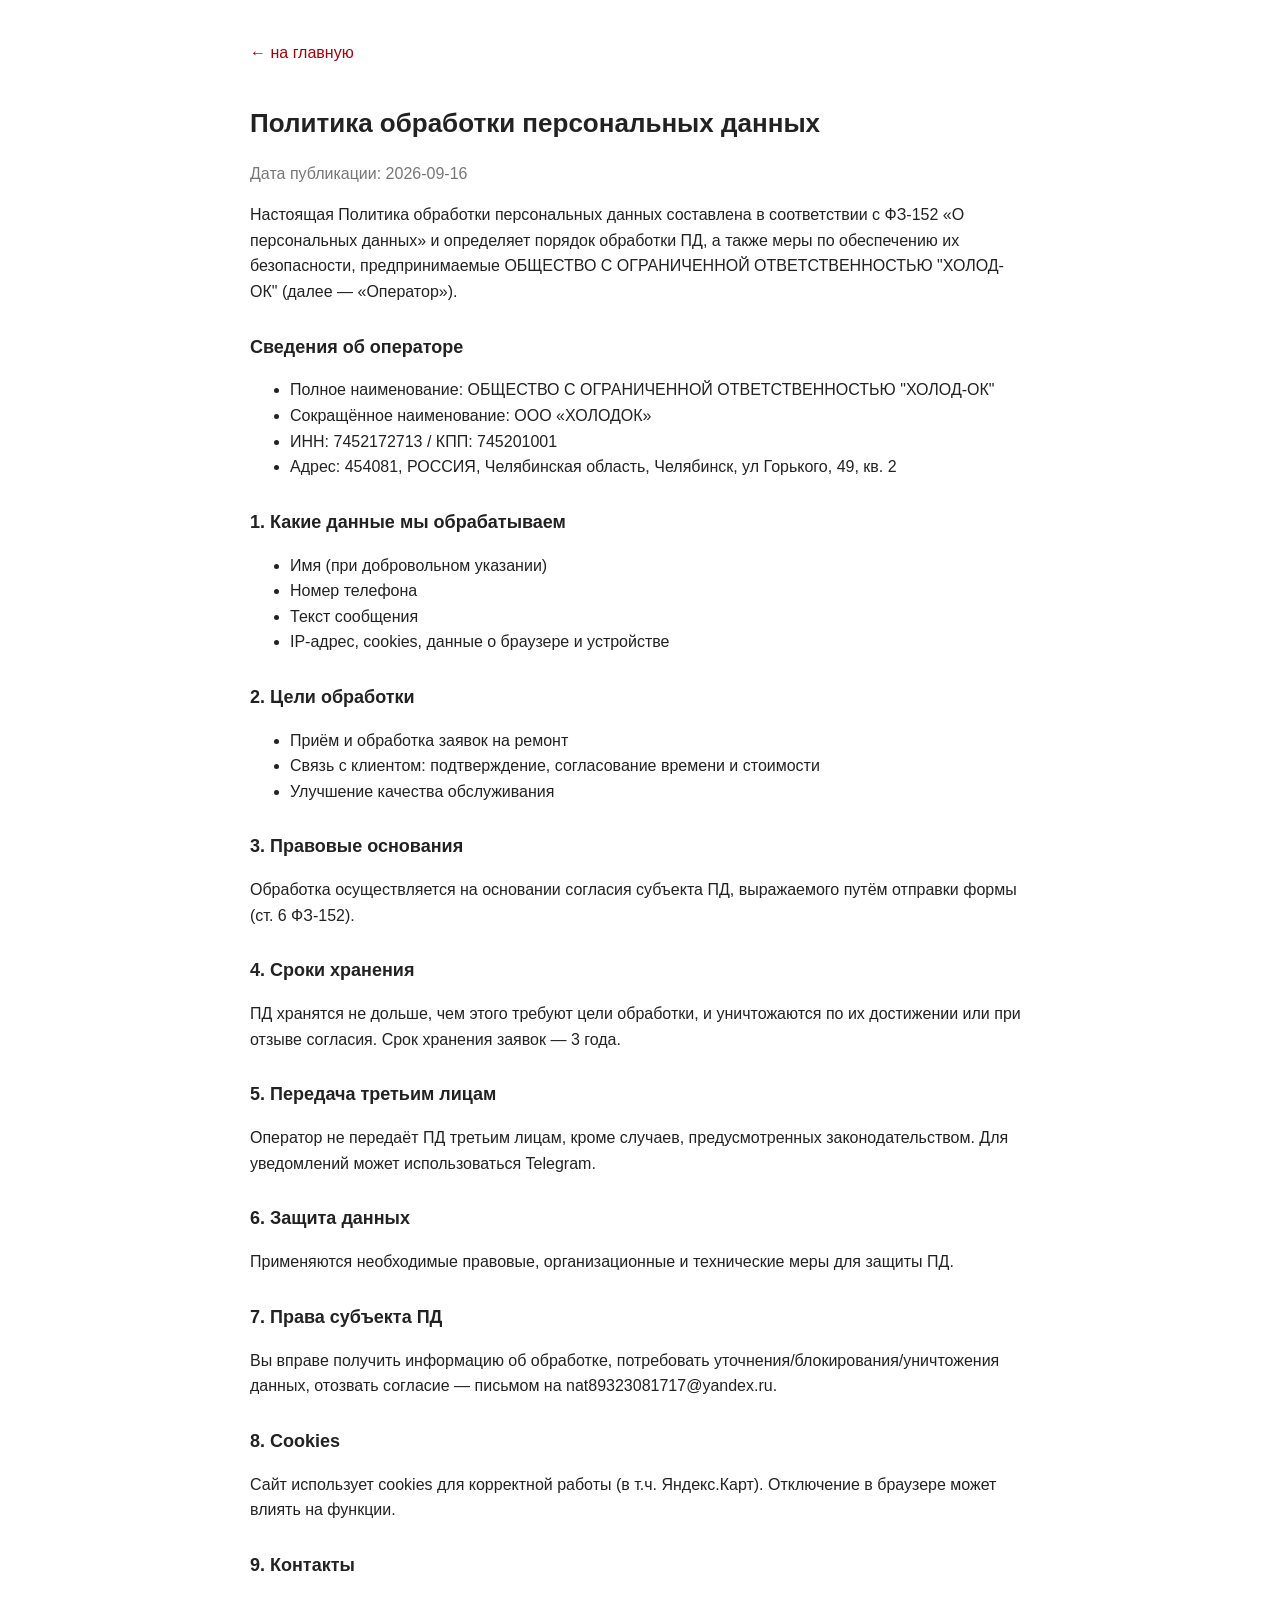
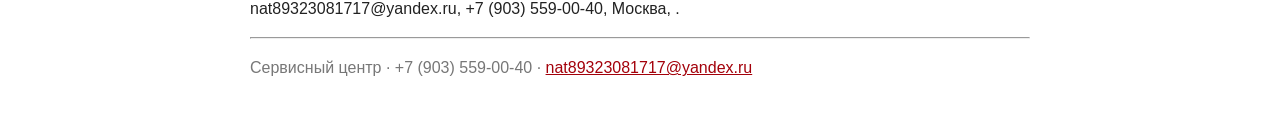
<file: docs/politika.html>
<!doctype html>
<html lang="ru">
<head>
<meta charset="utf-8">
<meta name="viewport" content="width=device-width,initial-scale=1">
<title>Политика обработки персональных данных — Сервисный центр</title>
<meta name="robots" content="noindex,nofollow">
<link rel="icon" href="favicon.png">
<style>body{font-family:Arial,Helvetica,sans-serif;max-width:780px;margin:40px auto;padding:0 20px;line-height:1.6;color:#222}h1{font-size:26px;margin-bottom:8px}h2{font-size:18px;margin-top:28px}.muted{color:#777}a{color:#a3000a}.back{display:inline-block;margin-bottom:20px;text-decoration:none;color:#a3000a}</style>
</head>
<body>
<a class="back" href="index.html">← на главную</a>
<h1>Политика обработки персональных данных</h1>
<p class="muted">Дата публикации: 2026-09-16</p>
<p>Настоящая Политика обработки персональных данных составлена в соответствии с ФЗ-152 «О персональных данных» и определяет порядок обработки ПД, а также меры по обеспечению их безопасности, предпринимаемые ОБЩЕСТВО С ОГРАНИЧЕННОЙ ОТВЕТСТВЕННОСТЬЮ "ХОЛОД-ОК" (далее — «Оператор»).</p><h2>Сведения об операторе</h2><ul><li>Полное наименование: ОБЩЕСТВО С ОГРАНИЧЕННОЙ ОТВЕТСТВЕННОСТЬЮ "ХОЛОД-ОК"</li><li>Сокращённое наименование: ООО «ХОЛОДОК»</li><li>ИНН: 7452172713 / КПП: 745201001</li><li>Адрес: 454081, РОССИЯ, Челябинская область, Челябинск, ул Горького, 49, кв. 2</li></ul><h2>1. Какие данные мы обрабатываем</h2><ul><li>Имя (при добровольном указании)</li><li>Номер телефона</li><li>Текст сообщения</li><li>IP-адрес, cookies, данные о браузере и устройстве</li></ul><h2>2. Цели обработки</h2><ul><li>Приём и обработка заявок на ремонт</li><li>Связь с клиентом: подтверждение, согласование времени и стоимости</li><li>Улучшение качества обслуживания</li></ul><h2>3. Правовые основания</h2><p>Обработка осуществляется на основании согласия субъекта ПД, выражаемого путём отправки формы (ст. 6 ФЗ-152).</p><h2>4. Сроки хранения</h2><p>ПД хранятся не дольше, чем этого требуют цели обработки, и уничтожаются по их достижении или при отзыве согласия. Срок хранения заявок — 3 года.</p><h2>5. Передача третьим лицам</h2><p>Оператор не передаёт ПД третьим лицам, кроме случаев, предусмотренных законодательством. Для уведомлений может использоваться Telegram.</p><h2>6. Защита данных</h2><p>Применяются необходимые правовые, организационные и технические меры для защиты ПД.</p><h2>7. Права субъекта ПД</h2><p>Вы вправе получить информацию об обработке, потребовать уточнения/блокирования/уничтожения данных, отозвать согласие — письмом на nat89323081717@yandex.ru.</p><h2>8. Cookies</h2><p>Сайт использует cookies для корректной работы (в т.ч. Яндекс.Карт). Отключение в браузере может влиять на функции.</p><h2>9. Контакты</h2><p>nat89323081717@yandex.ru, +7 (903) 559-00-40, Москва, .</p>
<hr>
<p class="muted">Сервисный центр · +7 (903) 559-00-40 · <a href="mailto:nat89323081717@yandex.ru">nat89323081717@yandex.ru</a></p>
</body></html>
</file>
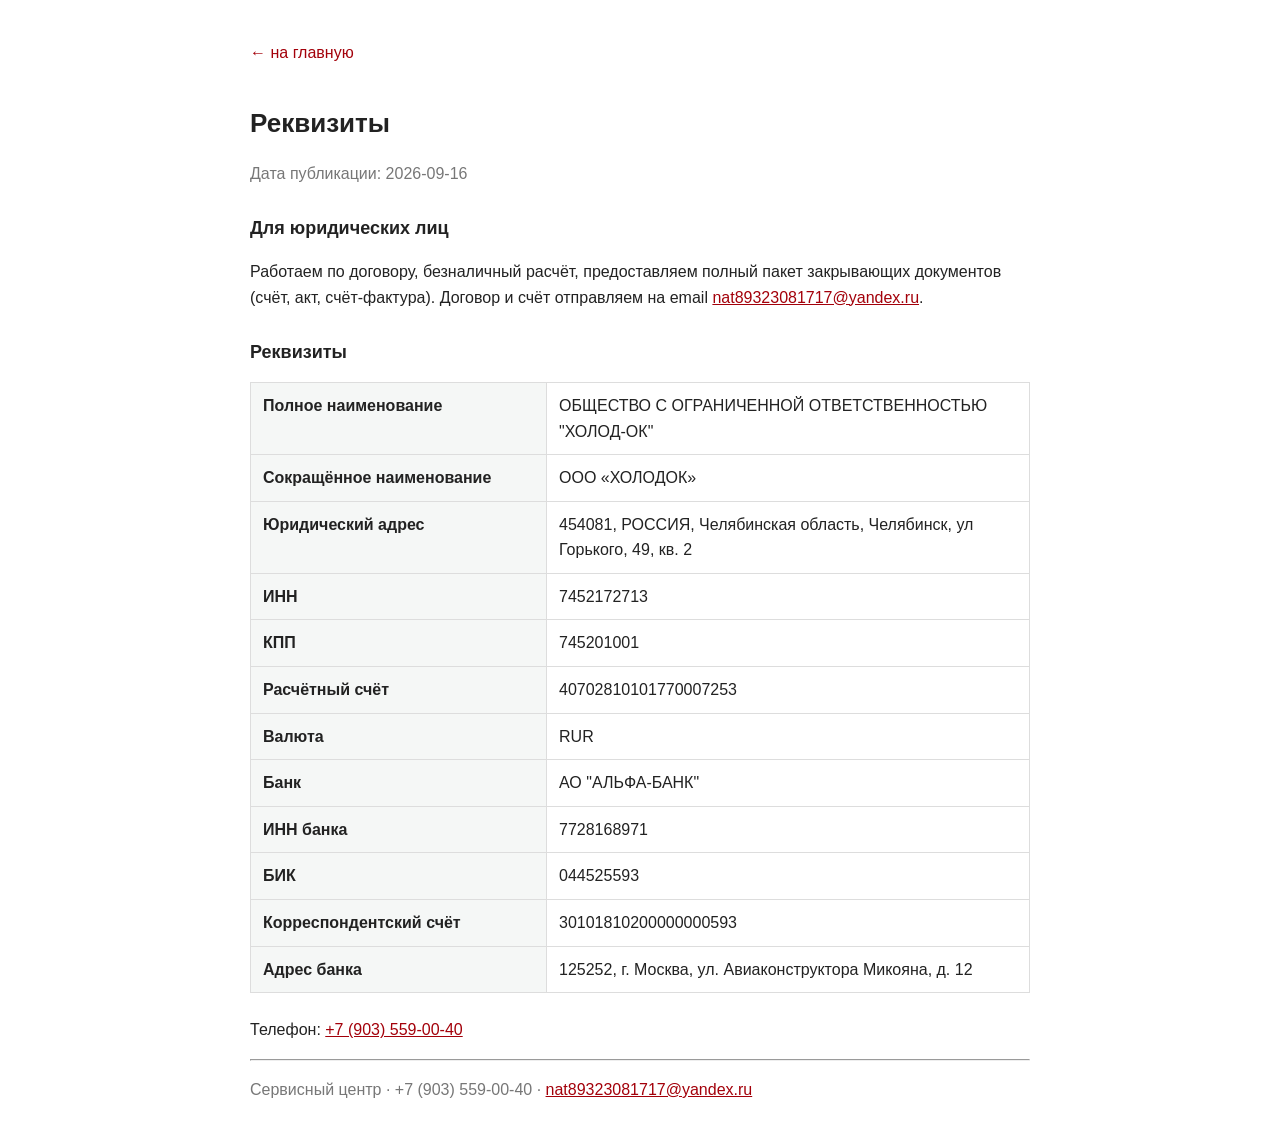
<file: docs/requisites.html>
<!doctype html>
<html lang="ru">
<head>
<meta charset="utf-8">
<meta name="viewport" content="width=device-width,initial-scale=1">
<title>Реквизиты — Сервисный центр</title>
<meta name="robots" content="noindex,nofollow">
<link rel="icon" href="favicon.png">
<style>body{font-family:Arial,Helvetica,sans-serif;max-width:780px;margin:40px auto;padding:0 20px;line-height:1.6;color:#222}h1{font-size:26px;margin-bottom:8px}h2{font-size:18px;margin-top:28px}.muted{color:#777}a{color:#a3000a}.back{display:inline-block;margin-bottom:20px;text-decoration:none;color:#a3000a}table.req{border-collapse:collapse;width:100%}table.req th,table.req td{border:1px solid #ddd;padding:10px 12px;text-align:left;vertical-align:top}table.req th{background:#f5f7f6;width:38%;font-weight:600}</style>
</head>
<body>
<a class="back" href="index.html">← на главную</a>
<h1>Реквизиты</h1>
<p class="muted">Дата публикации: 2026-09-16</p>
<h2>Для юридических лиц</h2><p>Работаем по договору, безналичный расчёт, предоставляем полный пакет закрывающих документов (счёт, акт, счёт-фактура). Договор и счёт отправляем на email <a href="mailto:nat89323081717@yandex.ru">nat89323081717@yandex.ru</a>.</p><h2>Реквизиты</h2><table class="req"><tr><th>Полное наименование</th><td>ОБЩЕСТВО С ОГРАНИЧЕННОЙ ОТВЕТСТВЕННОСТЬЮ "ХОЛОД-ОК"</td></tr><tr><th>Сокращённое наименование</th><td>ООО «ХОЛОДОК»</td></tr><tr><th>Юридический адрес</th><td>454081, РОССИЯ, Челябинская область, Челябинск, ул Горького, 49, кв. 2</td></tr><tr><th>ИНН</th><td>7452172713</td></tr><tr><th>КПП</th><td>745201001</td></tr><tr><th>Расчётный счёт</th><td>40702810101770007253</td></tr><tr><th>Валюта</th><td>RUR</td></tr><tr><th>Банк</th><td>АО "АЛЬФА-БАНК"</td></tr><tr><th>ИНН банка</th><td>7728168971</td></tr><tr><th>БИК</th><td>044525593</td></tr><tr><th>Корреспондентский счёт</th><td>30101810200000000593</td></tr><tr><th>Адрес банка</th><td>125252, г. Москва, ул. Авиаконструктора Микояна, д. 12</td></tr></table><p style="margin-top:24px">Телефон: <a href="tel:+7 (903) 559-00-40">+7 (903) 559-00-40</a></p>
<hr>
<p class="muted">Сервисный центр · +7 (903) 559-00-40 · <a href="mailto:nat89323081717@yandex.ru">nat89323081717@yandex.ru</a></p>
</body></html>
</file>
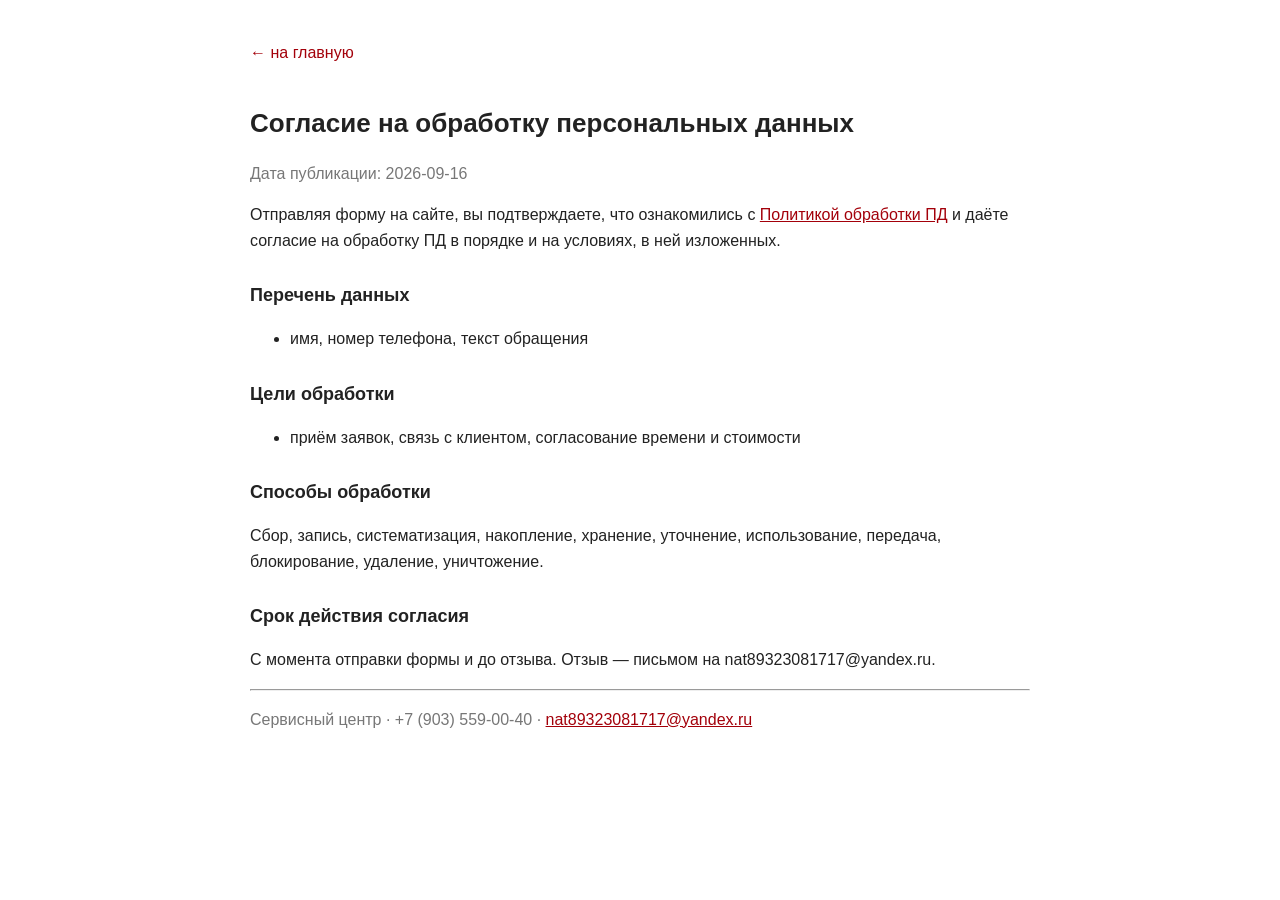
<file: docs/soglasie.html>
<!doctype html>
<html lang="ru">
<head>
<meta charset="utf-8">
<meta name="viewport" content="width=device-width,initial-scale=1">
<title>Согласие на обработку персональных данных — Сервисный центр</title>
<meta name="robots" content="noindex,nofollow">
<link rel="icon" href="favicon.png">
<style>body{font-family:Arial,Helvetica,sans-serif;max-width:780px;margin:40px auto;padding:0 20px;line-height:1.6;color:#222}h1{font-size:26px;margin-bottom:8px}h2{font-size:18px;margin-top:28px}.muted{color:#777}a{color:#a3000a}.back{display:inline-block;margin-bottom:20px;text-decoration:none;color:#a3000a}</style>
</head>
<body>
<a class="back" href="index.html">← на главную</a>
<h1>Согласие на обработку персональных данных</h1>
<p class="muted">Дата публикации: 2026-09-16</p>
<p>Отправляя форму на сайте, вы подтверждаете, что ознакомились с <a href="politika.html">Политикой обработки ПД</a> и даёте согласие на обработку ПД в порядке и на условиях, в ней изложенных.</p><h2>Перечень данных</h2><ul><li>имя, номер телефона, текст обращения</li></ul><h2>Цели обработки</h2><ul><li>приём заявок, связь с клиентом, согласование времени и стоимости</li></ul><h2>Способы обработки</h2><p>Сбор, запись, систематизация, накопление, хранение, уточнение, использование, передача, блокирование, удаление, уничтожение.</p><h2>Срок действия согласия</h2><p>С момента отправки формы и до отзыва. Отзыв — письмом на nat89323081717@yandex.ru.</p>
<hr>
<p class="muted">Сервисный центр · +7 (903) 559-00-40 · <a href="mailto:nat89323081717@yandex.ru">nat89323081717@yandex.ru</a></p>
</body></html>
</file>
